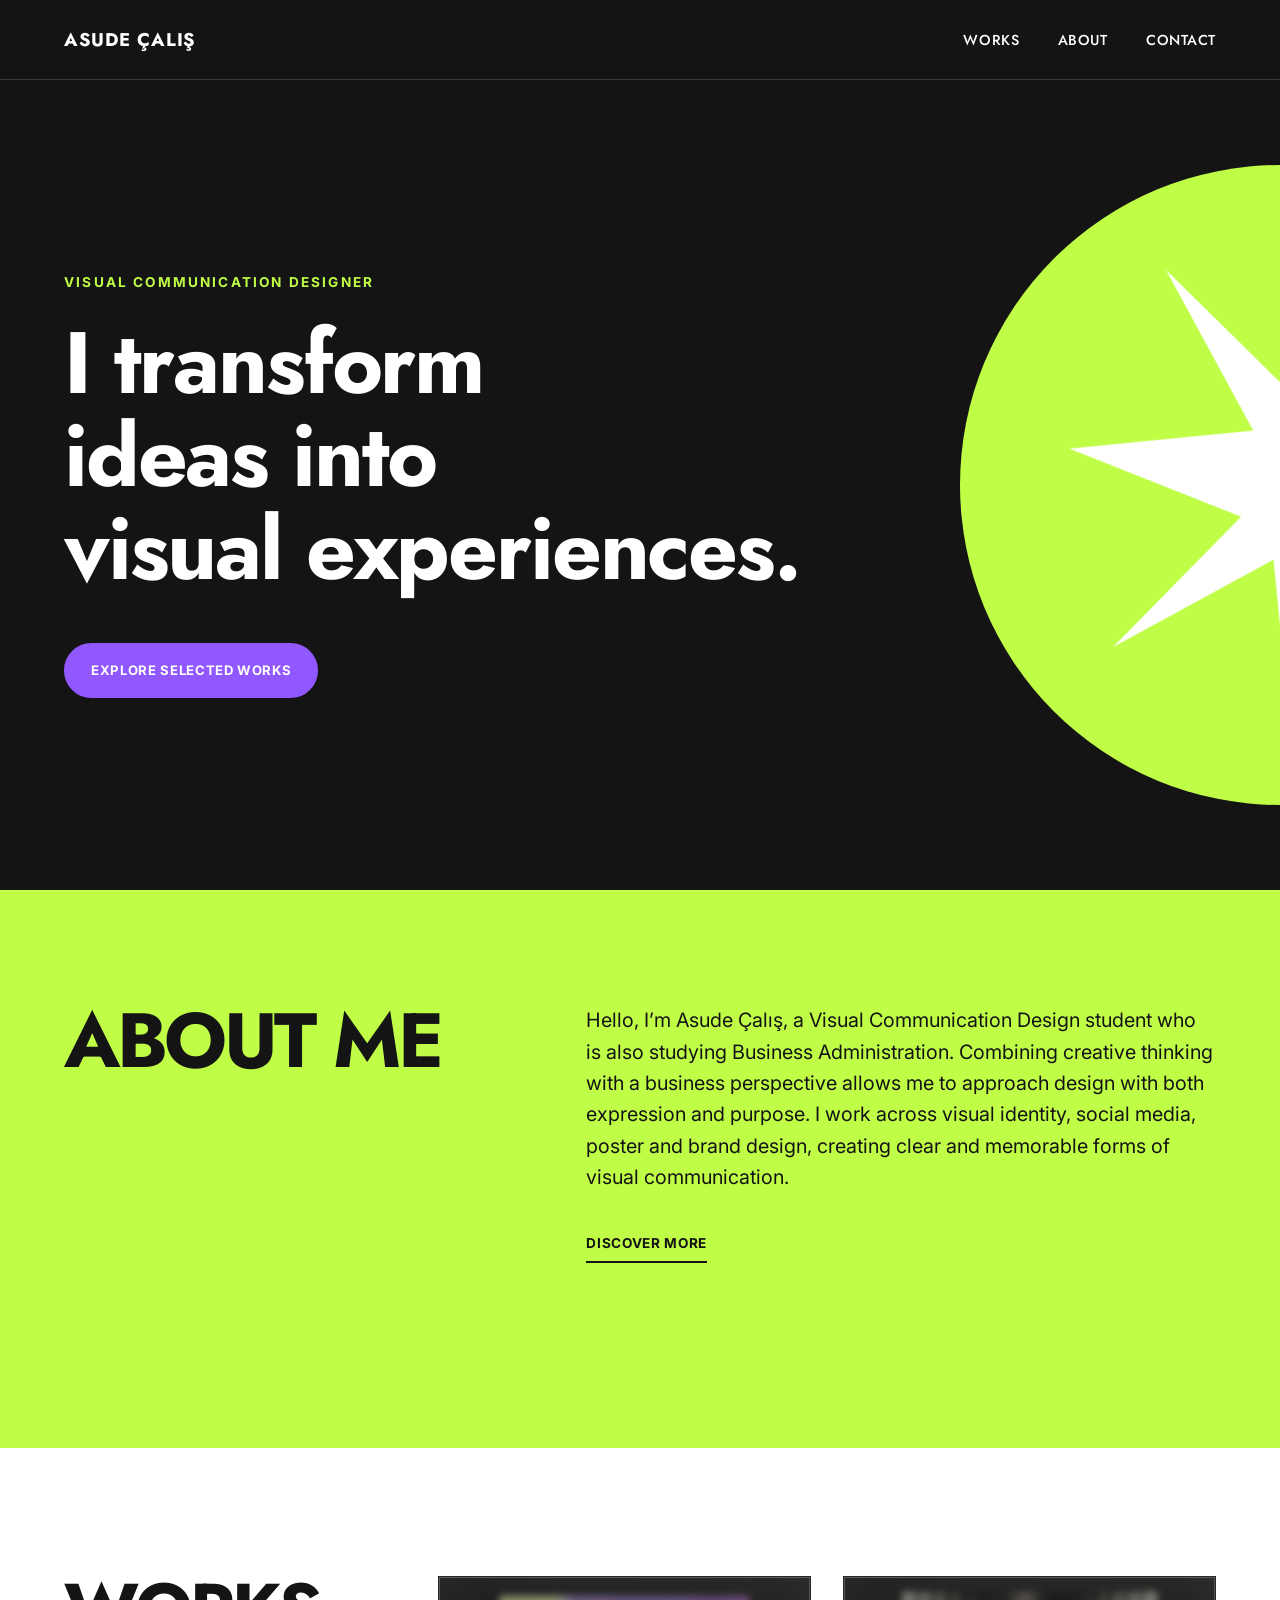
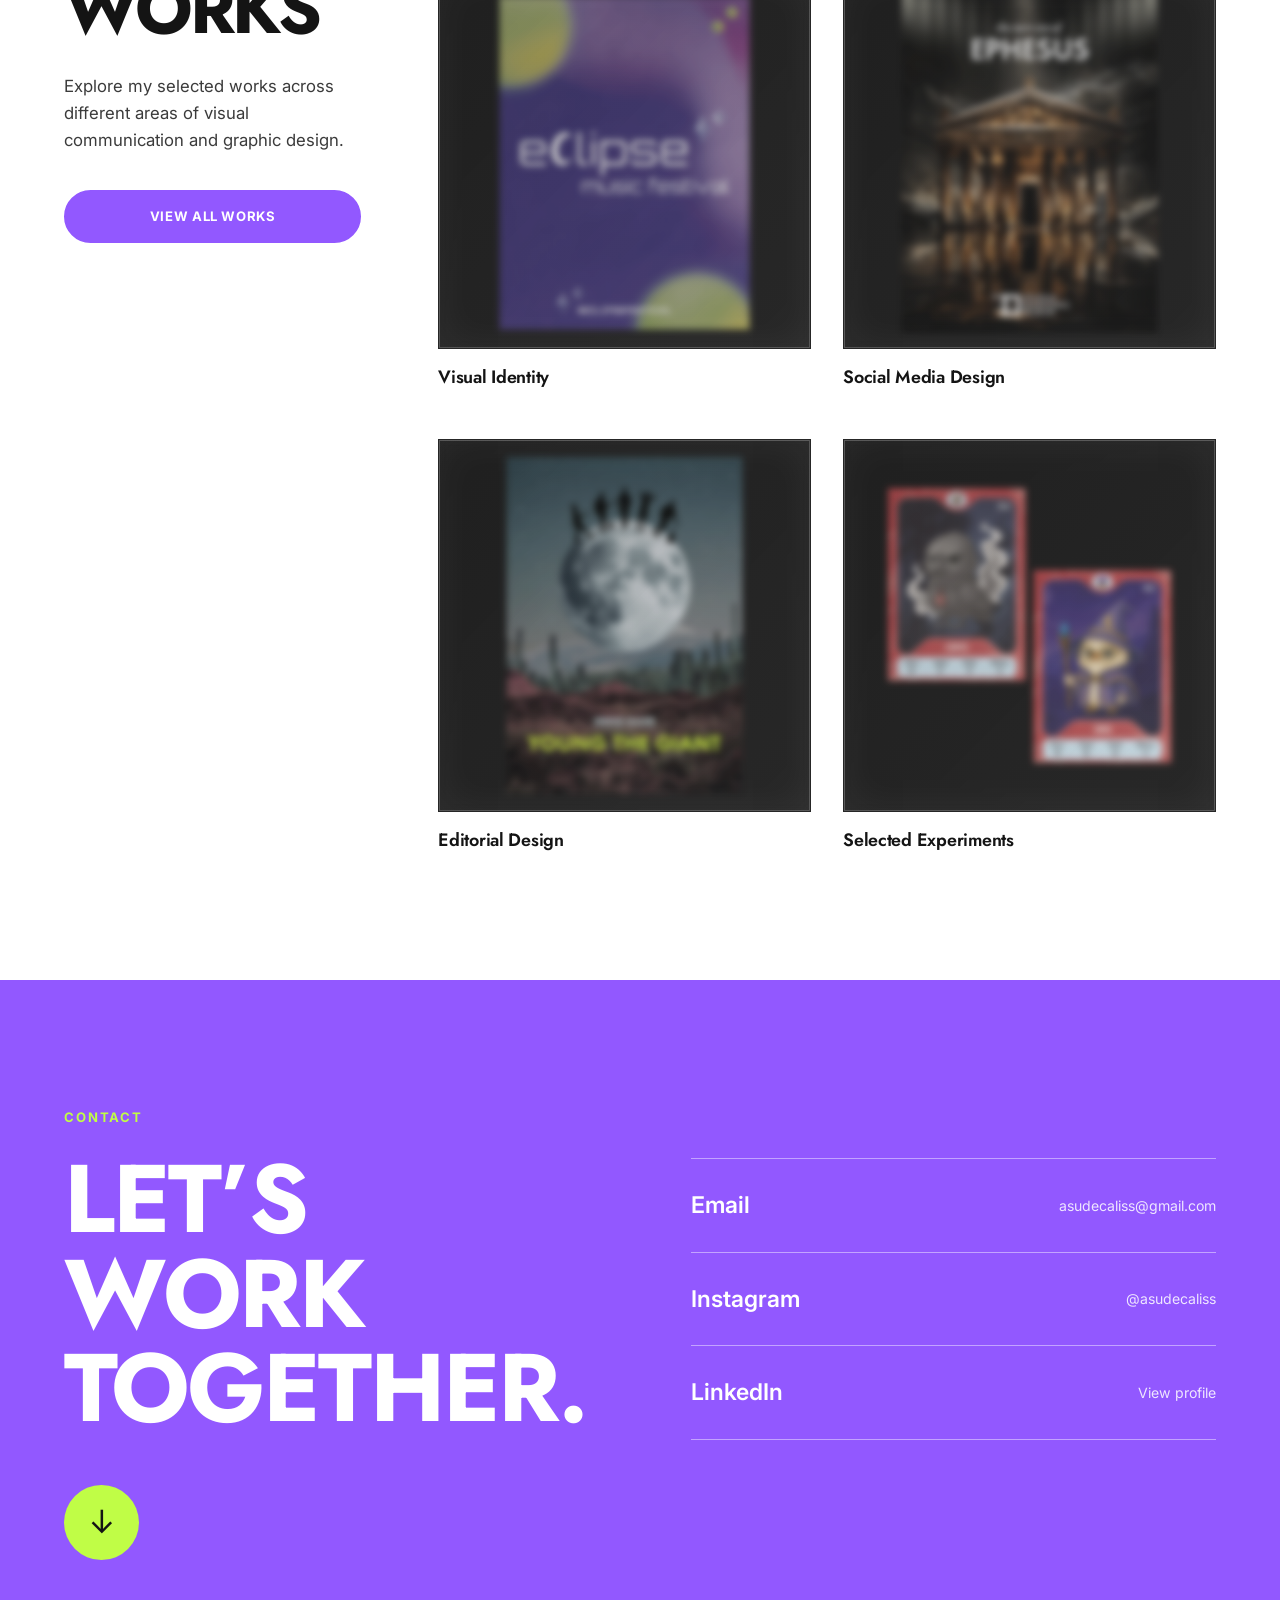
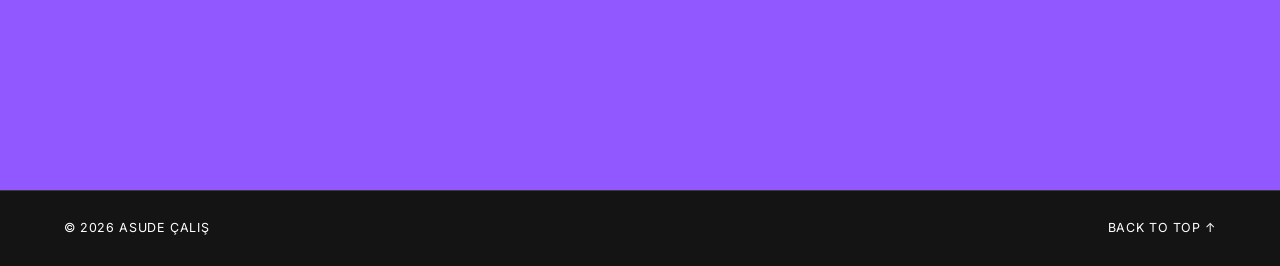
<file: index.html>
<!DOCTYPE html>
<html lang="en">

<head>
    <meta charset="UTF-8">
    <meta name="viewport" content="width=device-width, initial-scale=1.0">
    <meta
        name="description"
        content="The graphic design portfolio of Asude Çalış, featuring visual identity, social media, editorial and experimental design."
    >

    <title>Asude Çalış | Visual Communication Designer</title>

    <link rel="preconnect" href="https://fonts.googleapis.com">
    <link rel="preconnect" href="https://fonts.gstatic.com" crossorigin>
    <link
        href="https://fonts.googleapis.com/css2?family=Inter:wght@400;500;600;700&family=Jost:wght@400;500;600;700&display=swap"
        rel="stylesheet"
    >

    <link rel="stylesheet" href="style4.css">
</head>

<body>

    <!-- HEADER -->
    <header class="site-header">
        <a href="index.html" class="logo">Asude Çalış</a>

        <nav class="ana-menu" aria-label="Main navigation">
            <ul>
                <li><a href="works.html">Works</a></li>
                <li><a href="about.html">About</a></li>
                <li><a href="#contact">Contact</a></li>
            </ul>
        </nav>
    </header>

    <main>

        <!-- HERO -->
        <section class="giris" id="home">
            <div class="giris-icerik">
                <p class="giris-etiket">Visual Communication Designer</p>

                <h1>
                    I transform<br>
                    ideas into<br>
                    visual experiences.
                </h1>

                <a href="#works" class="giris-buton">
                    Explore selected works
                </a>
            </div>

            <div class="giris-yildiz" aria-hidden="true">
                <svg viewBox="0 0 100 100" xmlns="http://www.w3.org/2000/svg">
                    <path
                        d="
                            M50 2
                            L58 35
                            L85 15
                            L65 42
                            L98 50
                            L65 58
                            L85 85
                            L58 65
                            L50 98
                            L42 65
                            L15 85
                            L35 58
                            L2 50
                            L35 42
                            L15 15
                            L42 35
                            Z
                        "
                    ></path>
                </svg>
            </div>
        </section>

        <!-- ABOUT -->
        <section class="hakkimda-ozet" id="about">
            <div class="hakkimda-baslik">
                <h2>About Me</h2>
            </div>

            <div class="hakkimda-icerik">
                <p>
                    Hello, I’m Asude Çalış, a Visual Communication
                    Design student who is also studying Business
                    Administration. Combining creative thinking with
                    a business perspective allows me to approach design
                    with both expression and purpose. I work across
                    visual identity, social media, poster and brand
                    design, creating clear and memorable forms of
                    visual communication.
                </p>

                <a href="about.html" class="metin-link">
                    Discover more
                </a>
            </div>
        </section>

        <!-- WORKS -->
        <section class="isler" id="works">
            <div class="isler-tanitim">
                <h2>Works</h2>

                <p>
                    Explore my selected works across different
                    areas of visual communication and
                    graphic design.
                </p>

                <a href="works.html" class="ana-buton">
                    View all works
                </a>
            </div>

            <div class="proje-listesi">

                <!-- Visual Identity -->
                <article class="proje-karti">
                    <a
                        href="visual-identity.html"
                        class="proje-link"
                        aria-label="Explore visual identity projects"
                    >
                        <div class="proje-gorsel">
                            <img
                                src="images/visual-identity.jpg"
                                alt="Preview of visual identity design work"
                                loading="lazy"
                            >
                        </div>

                        <h3>Visual Identity</h3>
                    </a>
                </article>

                <!-- Social Media Design -->
                <article class="proje-karti">
                    <a
                        href="social-media.html"
                        class="proje-link"
                        aria-label="Explore social media design projects"
                    >
                        <div class="proje-gorsel">
                            <img
                                src="images/social-media.jpg"
                                alt="Preview of social media design work"
                                loading="lazy"
                            >
                        </div>

                        <h3>Social Media Design</h3>
                    </a>
                </article>

                <!-- Editorial Design -->
                <article class="proje-karti">
                    <a
                        href="editorial-design.html"
                        class="proje-link"
                        aria-label="Explore editorial design projects"
                    >
                        <div class="proje-gorsel">
                            <img
                                src="images/editorial-design.jpg"
                                alt="Preview of editorial design work"
                                loading="lazy"
                            >
                        </div>

                        <h3>Editorial Design</h3>
                    </a>
                </article>

                <!-- Selected Experiments -->
                <article class="proje-karti">
                    <a
                        href="selected-experiments.html"
                        class="proje-link"
                        aria-label="Explore selected experiments"
                    >
                        <div class="proje-gorsel">
                            <img
                                src="images/selected-design.jpg"
                                alt="Preview of selected experimental design work"
                                loading="lazy"
                            >
                        </div>

                        <h3>Selected Experiments</h3>
                    </a>
                </article>

            </div>
        </section>

        <!-- CONTACT -->
        <section class="iletisim" id="contact">
            <div class="iletisim-baslik">
                <p class="iletisim-etiket">Contact</p>

                <h2>
                    Let’s work<br>
                    together.
                </h2>

                <span class="iletisim-ok" aria-hidden="true">↓</span>
            </div>

            <div class="iletisim-bilgileri">
                <a href="mailto:asudecaliss@gmail.com">
                    <span>Email</span>
                    <span>asudecaliss@gmail.com</span>
                </a>

                <a
                    href="https://instagram.com/asudecaliss"
                    target="_blank"
                    rel="noopener noreferrer"
                >
                    <span>Instagram</span>
                    <span>@asudecaliss</span>
                </a>

                <a
                    href="https://www.linkedin.com/in/asude-çalış-64718a326"
                    target="_blank"
                    rel="noopener noreferrer"
                >
                    <span>LinkedIn</span>
                    <span>View profile</span>
                </a>
            </div>
        </section>

    </main>

    <footer class="site-footer">
        <p>© 2026 Asude Çalış</p>
        <a href="#home">Back to top ↑</a>
    </footer>

</body>
</html>
</file>
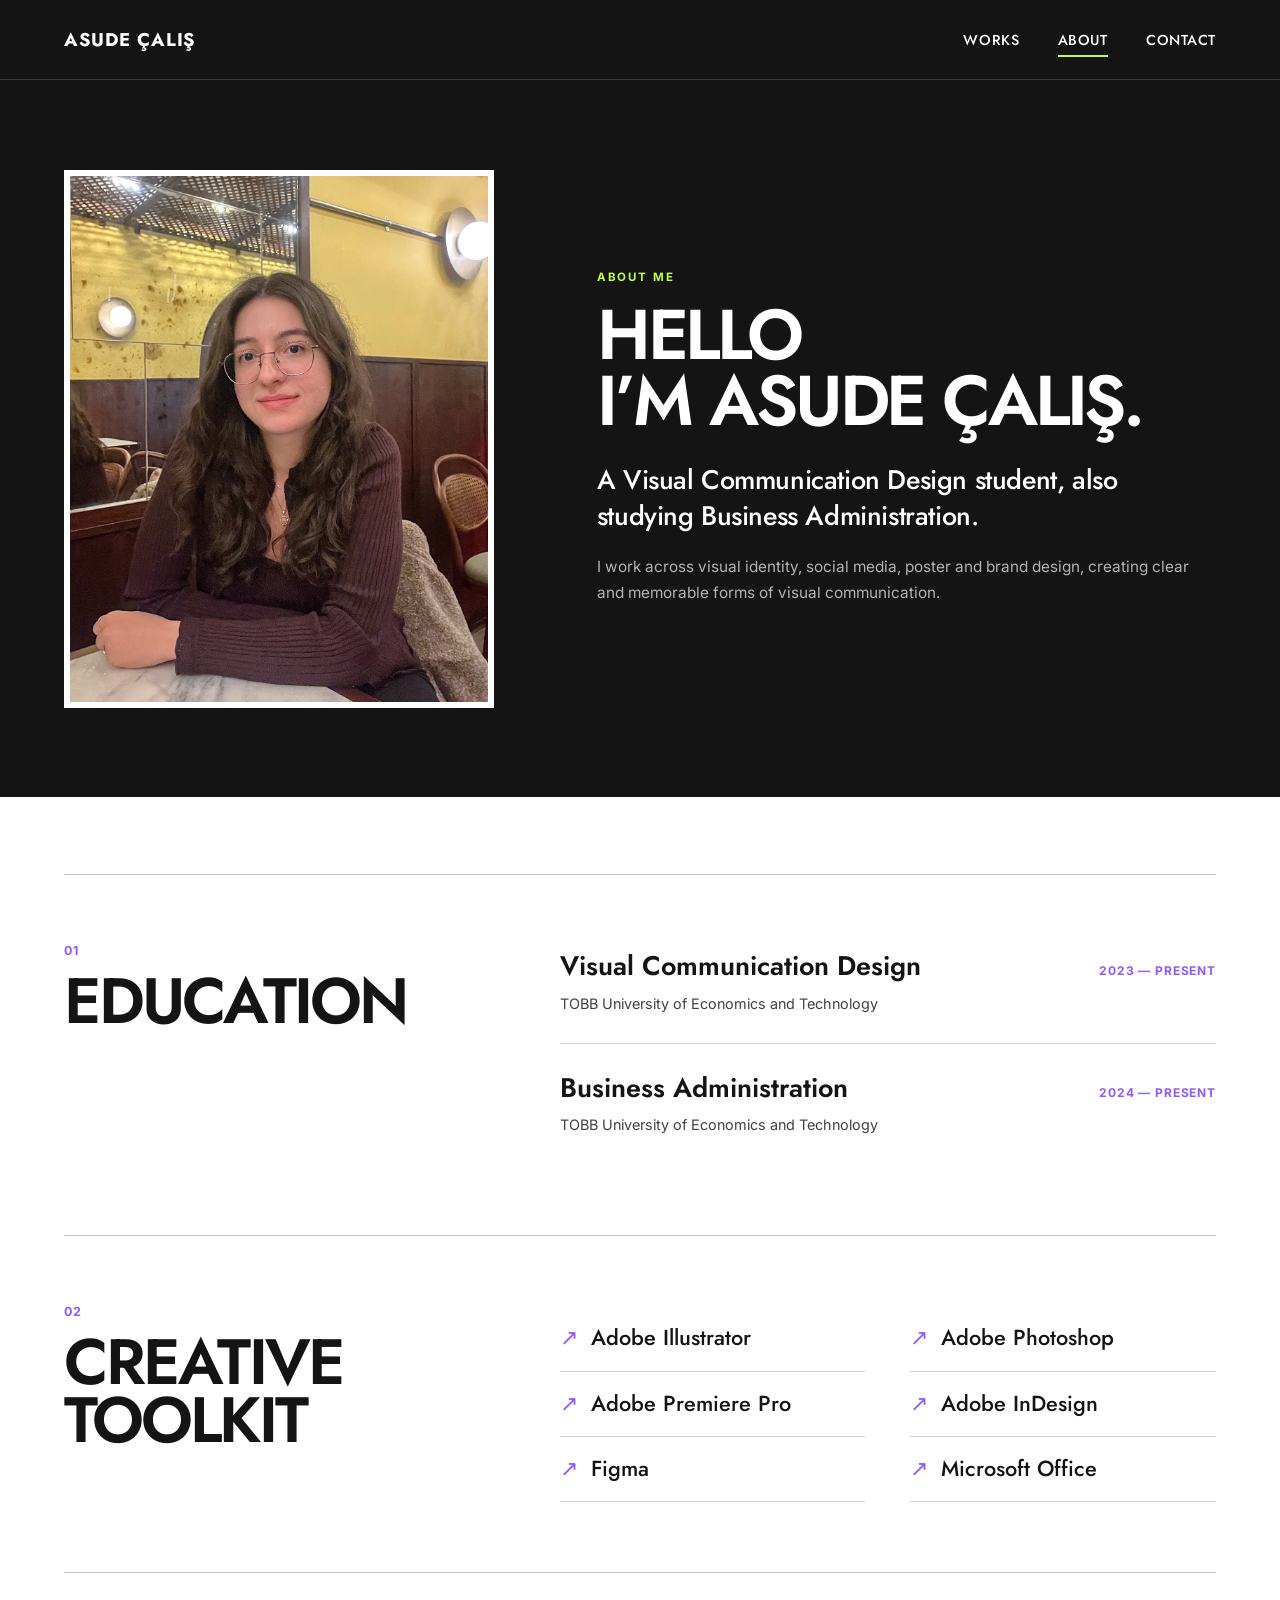
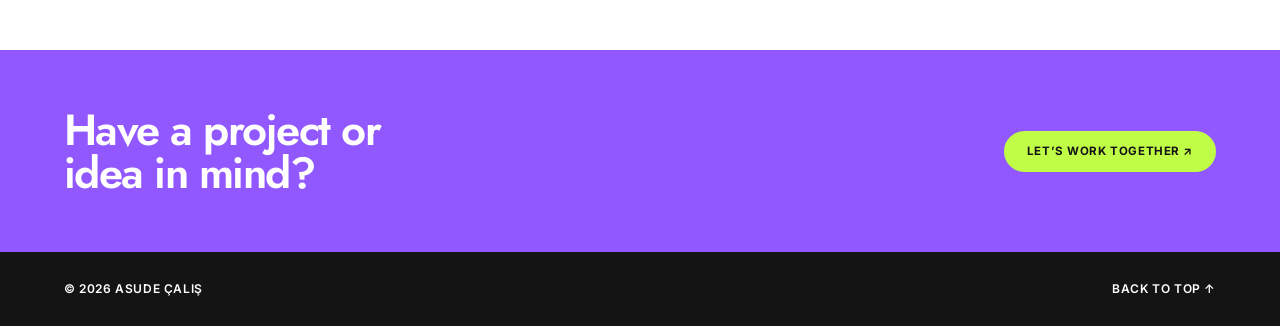
<file: about.html>
<!DOCTYPE html>
<html lang="en">

<head>
    <meta charset="UTF-8">

    <meta
        name="viewport"
        content="width=device-width, initial-scale=1.0"
    >

    <meta
        name="description"
        content="About Asude Çalış, a Visual Communication Design and Business Administration student."
    >

    <title>About | Asude Çalış</title>

    <!-- Google Fonts -->
    <link rel="preconnect" href="https://fonts.googleapis.com">
    <link rel="preconnect" href="https://fonts.gstatic.com" crossorigin>

    <link
        href="https://fonts.googleapis.com/css2?family=Inter:wght@400;500;600;700&family=Jost:wght@500;600;700&display=swap"
        rel="stylesheet"
    >

    <!-- Ana sayfanın ortak header tasarımı -->
    <link rel="stylesheet" href="style4.css">

    <!-- About sayfasına özel tasarım -->
    <link rel="stylesheet" href="about.css">
</head>

<body id="top">

    <!-- HEADER -->
    <header class="site-header">

        <a href="index.html" class="logo">
            Asude Çalış
        </a>

        <nav class="ana-menu" aria-label="Main navigation">

            <ul>
                <li>
                    <a href="index.html#works">Works</a>
                </li>

                <li>
                    <a href="about.html" class="active">About</a>
                </li>

                <li>
                    <a href="index.html#contact">Contact</a>
                </li>
            </ul>

        </nav>

    </header>

    <main class="about-page">

        <!-- ABOUT INTRODUCTION -->
        <section class="about-introduction">

            <!-- PORTRAIT -->
            <div class="portrait-container">

                <img
                    src="images/asude-portrait.jpg"
                    alt="Portrait of Asude Çalış"
                >

            </div>

            <!-- INTRODUCTION TEXT -->
            <div class="introduction-content">

                <p class="about-label">
                    About me
                </p>

                <h1>
                    <span class="dynamic-title">Hello</span>
                    <span class="dynamic-title">I’m Asude Çalış.</span>
                </h1>

                <p class="introduction-lead">
                    A Visual Communication Design student,
                    also studying Business Administration.
                </p>

                <p class="introduction-description">
                    I work across visual identity, social media,
                    poster and brand design, creating clear and
                    memorable forms of visual communication.
                </p>

            </div>

        </section>

        <!-- EDUCATION AND TOOLKIT -->
        <section class="about-information">

            <!-- EDUCATION -->
            <article class="information-block">

                <div class="information-heading">

                    <span class="information-number">
                        01
                    </span>

                    <h2>
                        Education
                    </h2>

                </div>

                <div class="information-content">

                    <div class="education-item">

                        <div class="education-title">

                            <h3>
                                Visual Communication Design
                            </h3>

                            <span class="education-date">
                                2023 — Present
                            </span>

                        </div>

                        <p>
                            TOBB University of Economics and Technology
                        </p>

                    </div>

                    <div class="education-item">

                        <div class="education-title">

                            <h3>
                                Business Administration
                            </h3>

                            <span class="education-date">
                                2024 — Present
                            </span>

                        </div>

                        <p>
                            TOBB University of Economics and Technology
                        </p>

                    </div>

                </div>

            </article>

            <!-- CREATIVE TOOLKIT -->
            <article class="information-block toolkit-block">

                <div class="information-heading">

                    <span class="information-number">
                        02
                    </span>

                    <h2>
                        Creative<br>
                        Toolkit
                    </h2>

                </div>

                <ul class="tool-list">
                    <li>Adobe Illustrator</li>
                    <li>Adobe Photoshop</li>
                    <li>Adobe Premiere Pro</li>
                    <li>Adobe InDesign</li>
                    <li>Figma</li>
                    <li>Microsoft Office</li>
                </ul>

            </article>

        </section>

        <!-- SMALL CONTACT -->
        <section class="small-contact">

            <p>
                Have a project or<br>
                idea in mind?
            </p>

            <a href="index.html#contact">
                Let’s work together ↗
            </a>

        </section>

    </main>

    <!-- FOOTER -->
    <footer class="about-footer">

        <p>
            © 2026 Asude Çalış
        </p>

        <a href="#top">
            Back to top ↑
        </a>

    </footer>

</body>

</html>
</file>
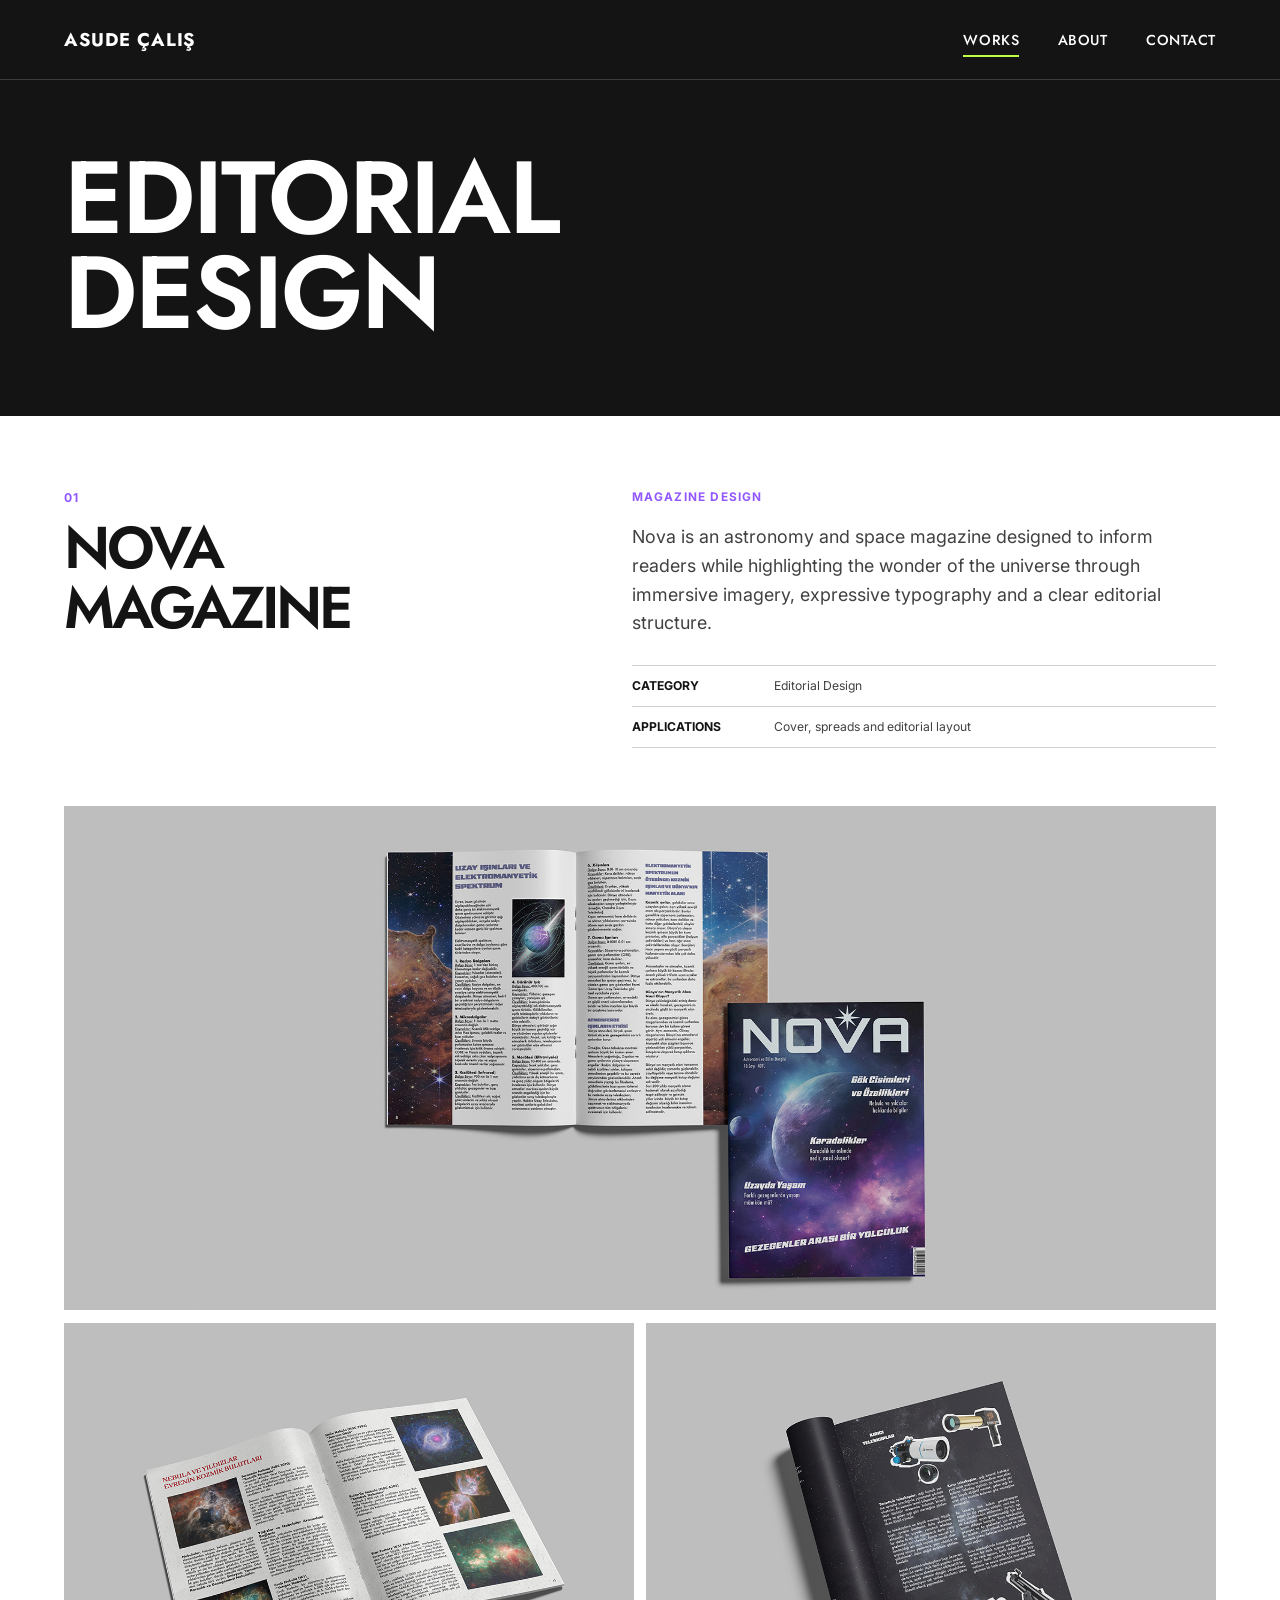
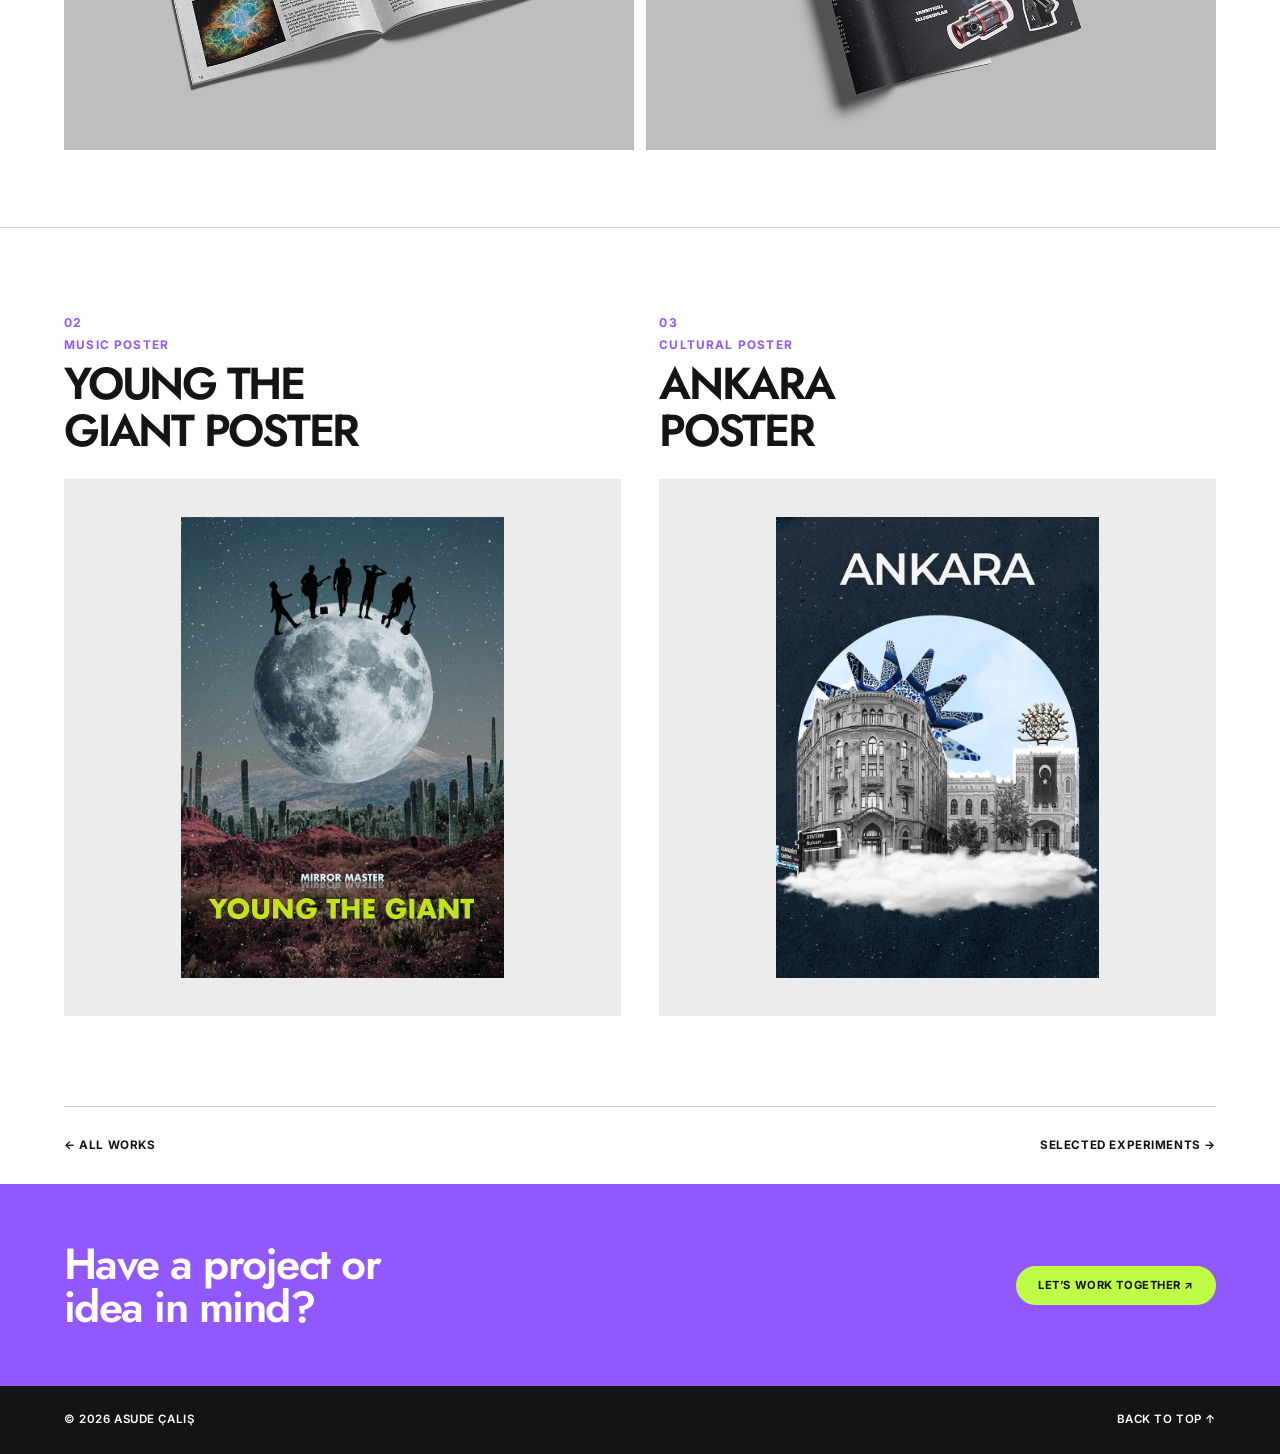
<file: editorial-design.html>
<!DOCTYPE html>
<html lang="en">

<head>
    <meta charset="UTF-8">
    <meta name="viewport" content="width=device-width, initial-scale=1.0">
    <meta name="description" content="Editorial design projects by Asude Çalış.">

    <title>Editorial Design | Asude Çalış</title>

    <link rel="preconnect" href="https://fonts.googleapis.com">
    <link rel="preconnect" href="https://fonts.gstatic.com" crossorigin>
    <link
        href="https://fonts.googleapis.com/css2?family=Inter:wght@400;500;600;700&family=Jost:wght@500;600;700&display=swap"
        rel="stylesheet"
    >

    <link rel="stylesheet" href="style4.css">
    <link rel="stylesheet" href="editorial-design.css">
</head>

<body id="top">

    <header class="site-header">
        <a href="index.html" class="logo">Asude Çalış</a>

        <nav class="ana-menu" aria-label="Main navigation">
            <ul>
                <li><a href="works.html" class="active">Works</a></li>
                <li><a href="about.html">About</a></li>
                <li><a href="index.html#contact">Contact</a></li>
            </ul>
        </nav>
    </header>

    <main class="identity-page editorial-page">

        <section class="identity-introduction editorial-introduction">
            <h1>
                <span>Editorial</span>
                <span>Design</span>
            </h1>
        </section>

        <!-- NOVA MAGAZINE -->
        <article class="identity-project editorial-project">
            <header class="project-header">
                <div class="project-title">
                    <span class="project-number">01</span>
                    <h2>Nova<br>Magazine</h2>
                </div>

                <div class="project-information">
                    <p class="project-type">Magazine Design</p>

                    <p class="project-description">
                        Nova is an astronomy and space magazine designed to
                        inform readers while highlighting the wonder of the universe
                        through immersive imagery, expressive typography
                        and a clear editorial structure.
                    </p>

                    <dl class="project-details">
                        <div>
                            <dt>Category</dt>
                            <dd>Editorial Design</dd>
                        </div>

                        <div>
                            <dt>Applications</dt>
                            <dd>Cover, spreads and editorial layout</dd>
                        </div>
                    </dl>
                </div>
            </header>

            <div class="project-gallery">
                <figure class="gallery-item gallery-full">
                    <img
                        src="images/nova-cover.jpg"
                        alt="Nova Magazine cover and editorial identity"
                        loading="lazy"
                    >
                </figure>

                <figure class="gallery-item gallery-half">
                    <img
                        src="images/nova-spread-01.jpg"
                        alt="Nova Magazine editorial spread"
                        loading="lazy"
                    >
                </figure>

                <figure class="gallery-item gallery-half">
                    <img
                        src="images/nova-spread-02.jpg"
                        alt="Nova Magazine typography and layout"
                        loading="lazy"
                    >
                </figure>
            </div>
        </article>

        <!-- COMPACT POSTER PROJECTS -->
        <section class="compact-poster-grid" aria-label="Poster projects">

            <article class="poster-card">
                <div class="poster-card-heading">
                    <span class="project-number">02</span>
                    <p class="project-type">Music Poster</p>
                    <h2>Young the<br>Giant Poster</h2>
                </div>

                <div class="poster-showcase">
                    <img
                        src="images/young-the-giant-poster.jpg"
                        alt="Young the Giant music poster"
                        loading="lazy"
                    >
                </div>
            </article>

            <article class="poster-card">
                <div class="poster-card-heading">
                    <span class="project-number">03</span>
                    <p class="project-type">Cultural Poster</p>
                    <h2>Ankara<br>Poster</h2>
                </div>

                <div class="poster-showcase poster-showcase-alt">
                    <img
                        src="images/ankara-poster.jpg"
                        alt="Ankara cultural poster"
                        loading="lazy"
                    >
                </div>
            </article>

        </section>

        <nav class="category-navigation" aria-label="Work categories">
            <a href="works.html">← All works</a>
            <a href="selected-experiments.html">Selected Experiments →</a>
        </nav>

        <section class="identity-contact">
            <p>Have a project or<br>idea in mind?</p>
            <a href="index.html#contact">Let’s work together ↗</a>
        </section>

    </main>

    <footer class="identity-footer">
        <p>© 2026 Asude Çalış</p>
        <a href="#top">Back to top ↑</a>
    </footer>

</body>
</html>
</file>
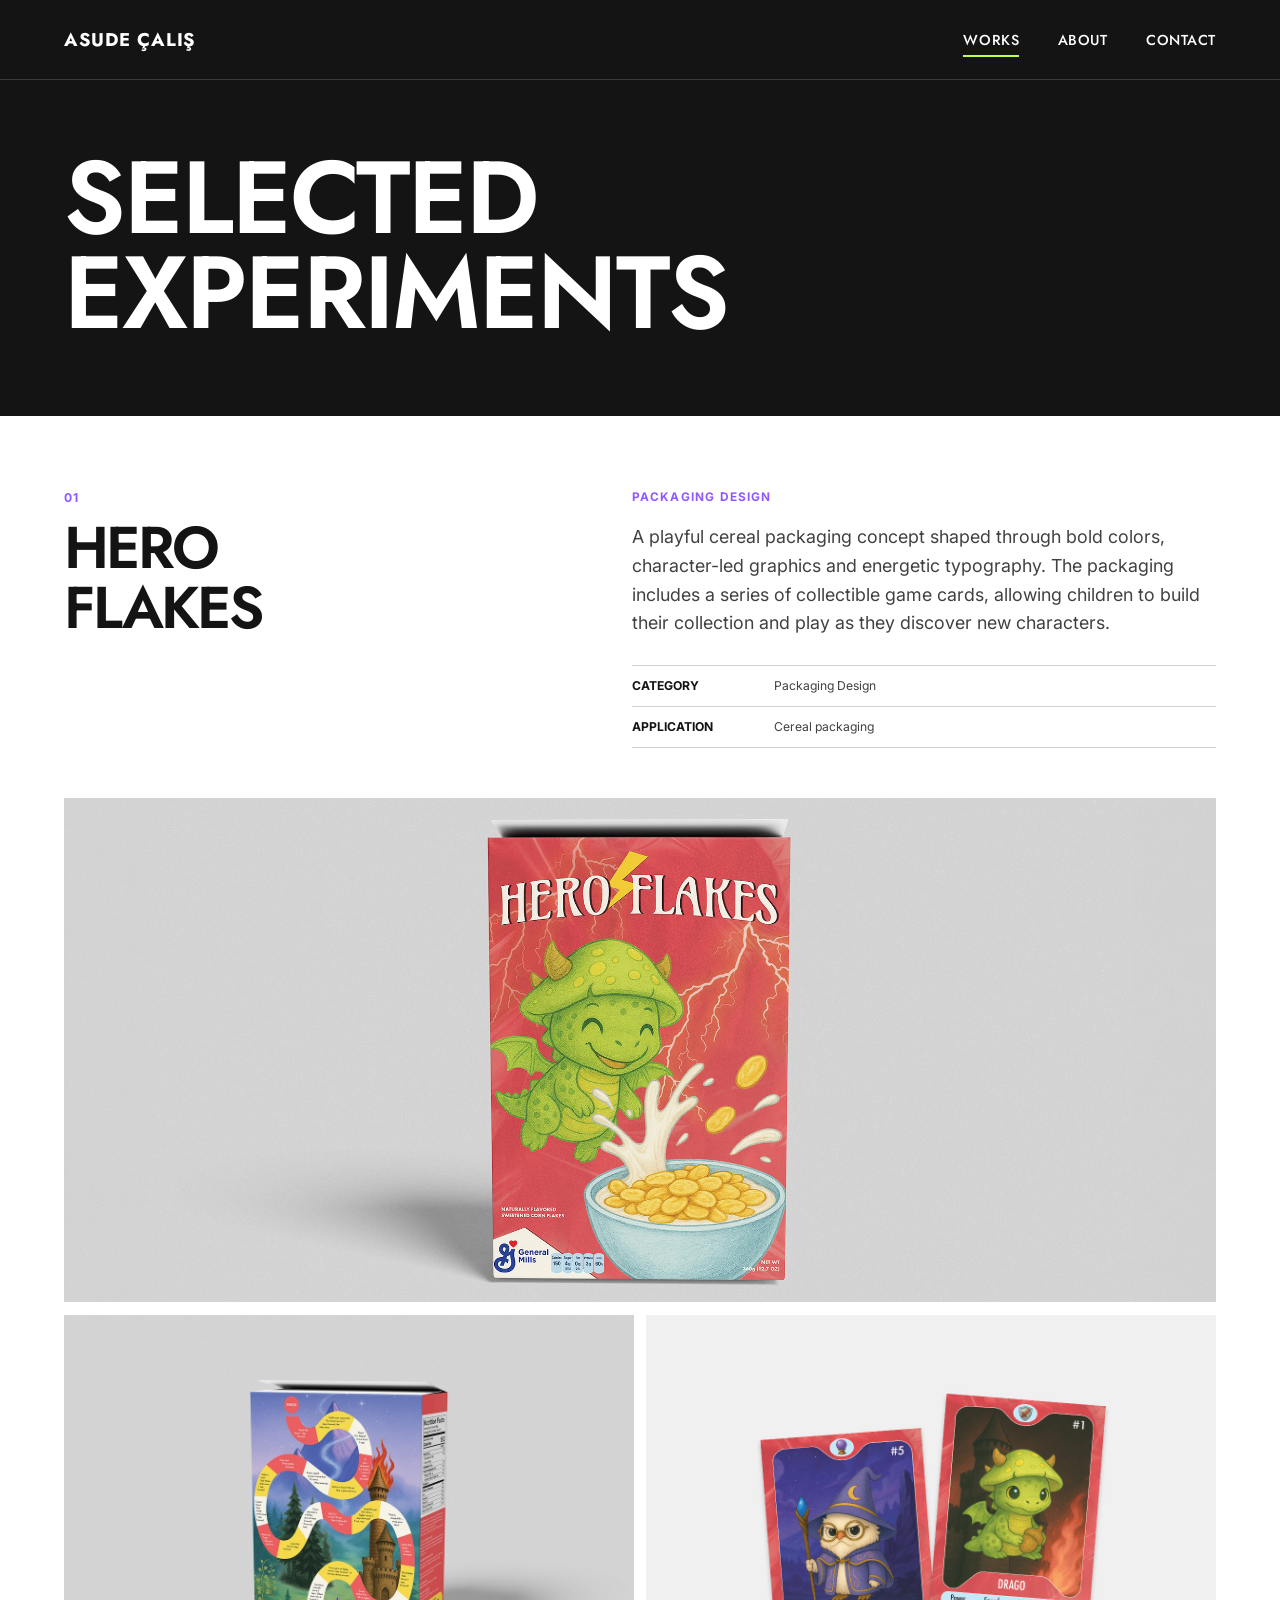
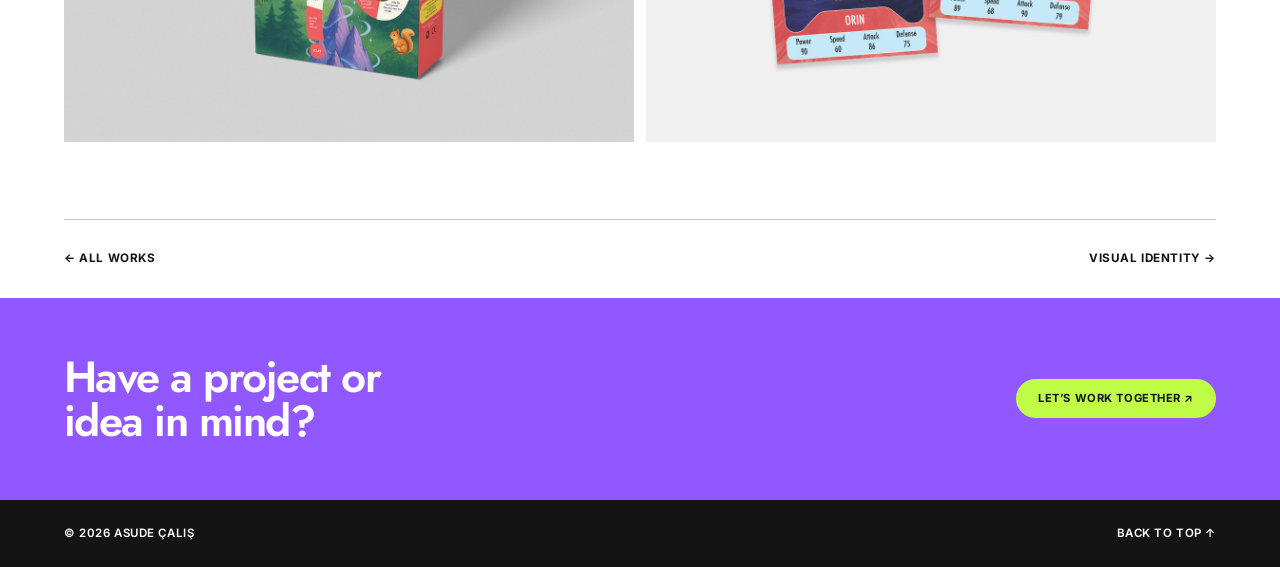
<file: selected-experiments.html>
<!DOCTYPE html>
<html lang="en">

<head>
    <meta charset="UTF-8">
    <meta name="viewport" content="width=device-width, initial-scale=1.0">
    <meta name="description" content="Selected experimental design projects by Asude Çalış.">

    <title>Selected Experiments | Asude Çalış</title>

    <link rel="preconnect" href="https://fonts.googleapis.com">
    <link rel="preconnect" href="https://fonts.gstatic.com" crossorigin>
    <link
        href="https://fonts.googleapis.com/css2?family=Inter:wght@400;500;600;700&family=Jost:wght@500;600;700&display=swap"
        rel="stylesheet"
    >

    <link rel="stylesheet" href="style4.css">
    <link rel="stylesheet" href="selected-experiments.css">
</head>

<body id="top">

    <header class="site-header">
        <a href="index.html" class="logo">Asude Çalış</a>

        <nav class="ana-menu" aria-label="Main navigation">
            <ul>
                <li><a href="works.html" class="active">Works</a></li>
                <li><a href="about.html">About</a></li>
                <li><a href="index.html#contact">Contact</a></li>
            </ul>
        </nav>
    </header>

    <main class="identity-page experiment-page">

        <section class="identity-introduction experiment-introduction">
            <h1>
                <span>Selected</span>
                <span>Experiments</span>
            </h1>
        </section>

        <article class="identity-project experiment-project">

            <header class="project-header">
                <div class="project-title">
                    <span class="project-number">01</span>
                    <h2>Hero<br>Flakes</h2>
                </div>

                <div class="project-information">
                    <p class="project-type">Packaging Design</p>

                    <p class="project-description">
                        A playful cereal packaging concept shaped through bold colors, character-led graphics and energetic typography.
                        The packaging includes a series of collectible game cards, allowing children to build their collection and play as they discover new characters.
                    </p>

                    <dl class="project-details">
                        <div>
                            <dt>Category</dt>
                            <dd>Packaging Design</dd>
                        </div>

                        <div>
                            <dt>Application</dt>
                            <dd>Cereal packaging</dd>
                        </div>
                    </dl>
                </div>
            </header>

            <div class="experiment-gallery">
                <figure class="experiment-image experiment-image-main">
                    <img
                        src="images/hero-flakes-cover.jpg"
                        alt="Hero Flakes cereal packaging design"
                        loading="lazy"
                    >
                </figure>

                <figure class="experiment-image">
                    <img
                        src="images/hero-flakes-detail-01.jpg"
                        alt="Hero Flakes packaging detail"
                        loading="lazy"
                    >
                </figure>

                <figure class="experiment-image">
                    <img
                        src="images/hero-flakes-detail-02.jpg"
                        alt="Hero Flakes packaging mockup"
                        loading="lazy"
                    >
                </figure>
            </div>

        </article>

        <nav class="category-navigation" aria-label="Work categories">
            <a href="works.html">← All Works</a>
            <a href="visual-identity.html">Visual Identity →</a>
        </nav>

        <section class="identity-contact">
            <p>Have a project or<br>idea in mind?</p>
            <a href="index.html#contact">Let’s work together ↗</a>
        </section>

    </main>

    <footer class="identity-footer">
        <p>© 2026 Asude Çalış</p>
        <a href="#top">Back to top ↑</a>
    </footer>

</body>
</html>
</file>
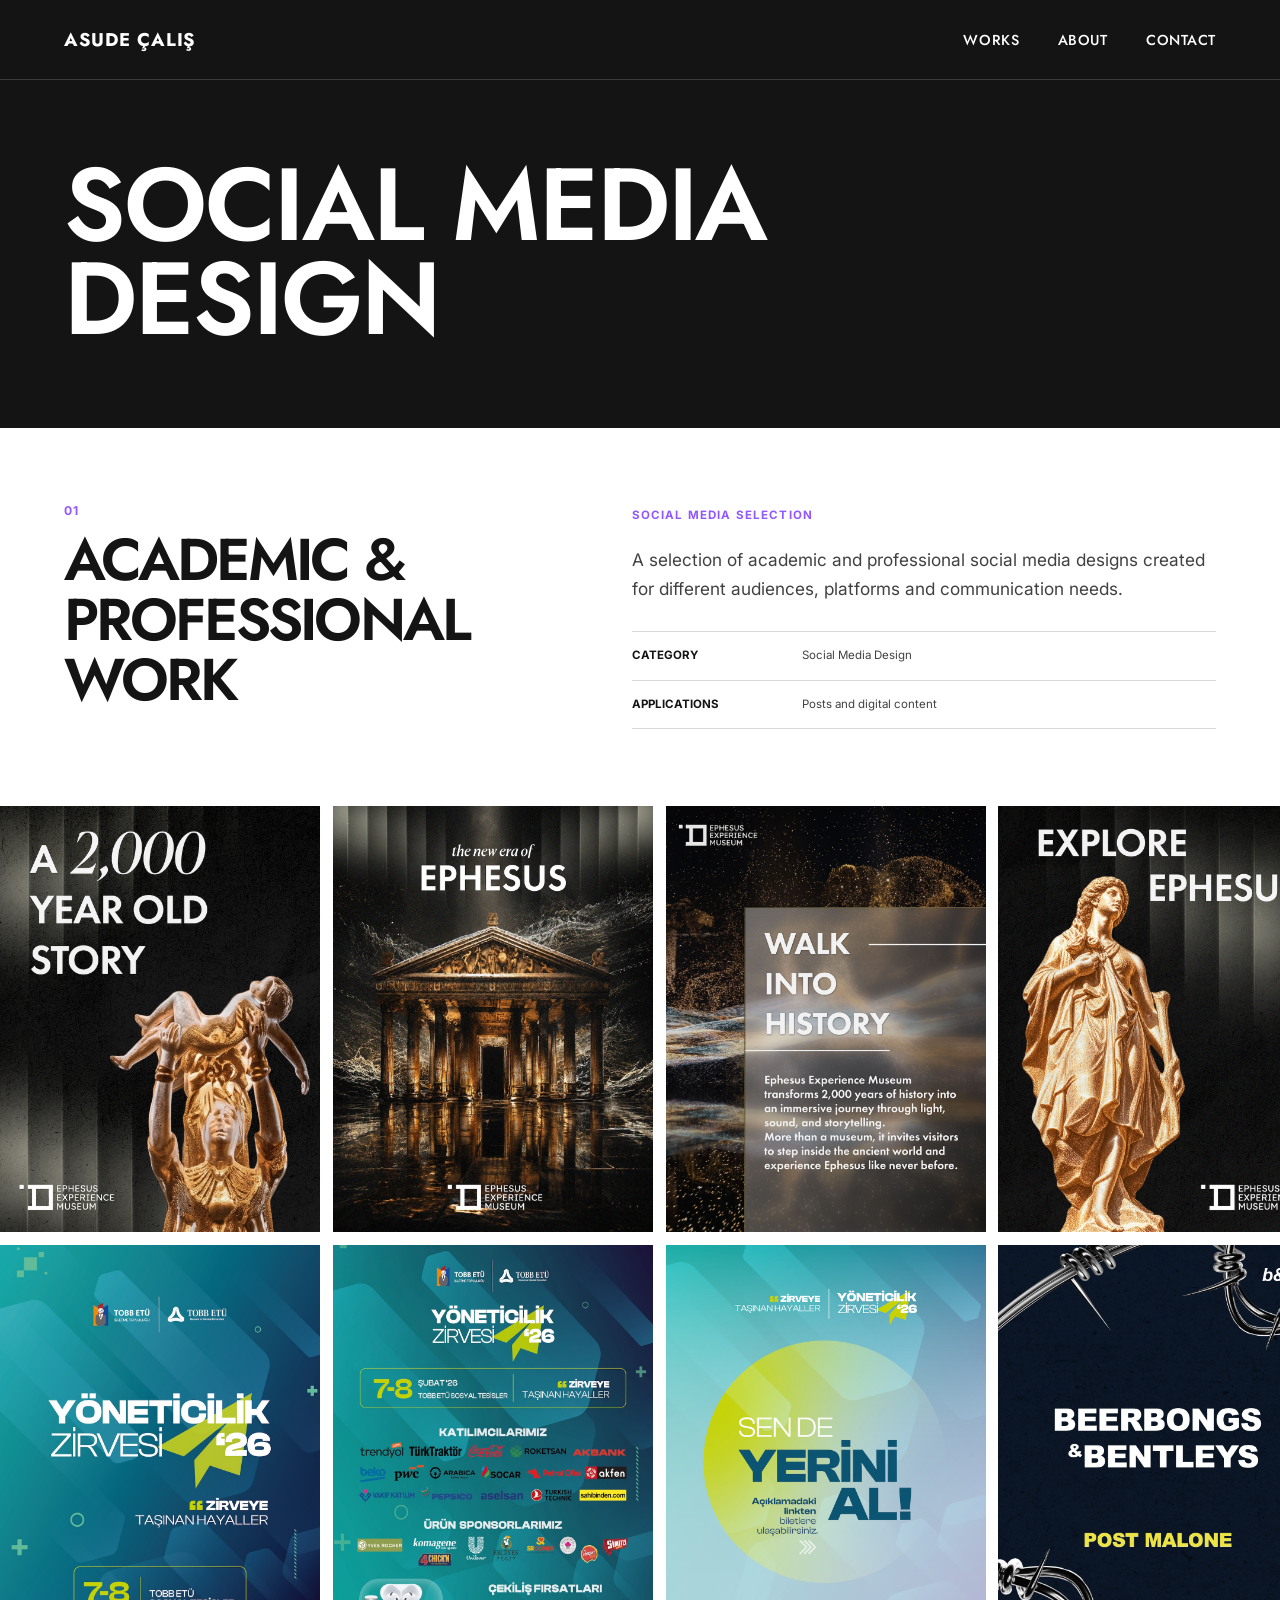
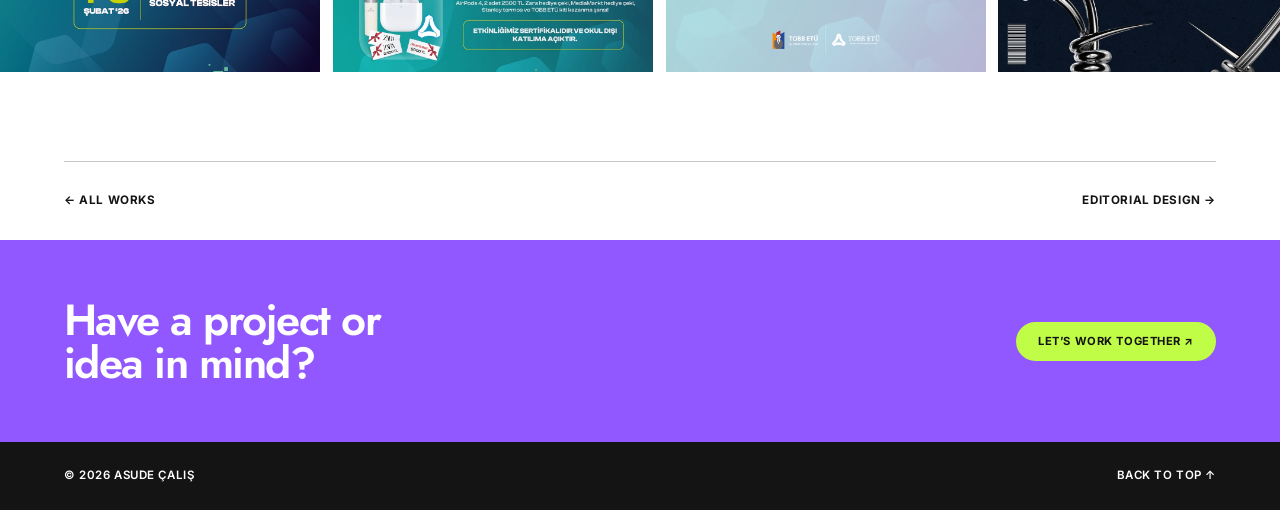
<file: social-media.html>
<!DOCTYPE html>
<html lang="en">

<head>
    <meta charset="UTF-8">

    <meta
        name="viewport"
        content="width=device-width, initial-scale=1.0"
    >

    <meta
        name="description"
        content="Academic and professional social media design work by Asude Çalış."
    >

    <title>Social Media Design | Asude Çalış</title>

    <!-- Google Fonts -->
    <link rel="preconnect" href="https://fonts.googleapis.com">

    <link
        rel="preconnect"
        href="https://fonts.gstatic.com"
        crossorigin
    >

    <link
        href="https://fonts.googleapis.com/css2?family=Inter:wght@400;500;600;700&family=Jost:wght@400;500;600;700&display=swap"
        rel="stylesheet"
    >

    <!-- Ortak site ve header tasarımı -->
    <link rel="stylesheet" href="style4.css">

    <!-- Social Media sayfasına özel tasarım -->
    <link rel="stylesheet" href="social-media.css">
</head>

<body class="social-page" id="top">

    <!-- HEADER -->
    <header class="site-header">

        <a href="index.html" class="logo">
            ASUDE ÇALIŞ
        </a>

        <nav class="ana-menu" aria-label="Main navigation">
            <ul>
                <li>
                    <a href="works.html">Works</a>
                </li>

                <li>
                    <a href="about.html">About</a>
                </li>

                <li>
                    <a href="index.html#contact">Contact</a>
                </li>
            </ul>
        </nav>

    </header>


    <main>

        <!-- SAYFA GİRİŞİ -->
        <section class="social-introduction">

            <h1>
                <span>Social Media</span>
                <span>Design</span>
            </h1>

        </section>


        <!-- ACADEMIC & PROFESSIONAL WORK -->
        <section class="work-collection">

            <header class="collection-header">

                <div class="collection-title">

                    <span class="collection-number">
                        01
                    </span>

                    <h2>
                        Academic &amp;<br>
                        Professional<br>
                        Work
                    </h2>

                </div>


                <div class="collection-information">

                    <p class="collection-type">
                        Social Media Selection
                    </p>

                    <p class="collection-description">
                        A selection of academic and professional social
                        media designs created for different audiences,
                        platforms and communication needs.
                    </p>

                    <dl class="collection-details">

                        <div>
                            <dt>Category</dt>
                            <dd>Social Media Design</dd>
                        </div>

                        <div>
                            <dt>Applications</dt>
                            <dd>Posts and digital content</dd>
                        </div>

                    </dl>

                </div>

            </header>


            <!-- BİRİNCİ KAYAN SIRA: ACADEMIC -->
            <div
                class="marquee-window"
                aria-label="Selected academic social media work"
            >

                <div class="marquee-track">

                    <!-- Gerçek görseller -->
                    <div class="marquee-group">

                        <figure class="social-card">
                            <img
                                src="images/academic-social-01.jpg"
                                alt="Academic social media design 01"
                            >
                        </figure>

                        <figure class="social-card">
                            <img
                                src="images/academic-social-02.jpg"
                                alt="Academic social media design 02"
                            >
                        </figure>

                        <figure class="social-card">
                            <img
                                src="images/academic-social-03.jpg"
                                alt="Academic social media design 03"
                            >
                        </figure>

                        <figure class="social-card">
                            <img
                                src="images/academic-social-04.jpg"
                                alt="Academic social media design 04"
                            >
                        </figure>

                    </div>


                    <!-- Sonsuz döngü için kopya -->
                    <div
                        class="marquee-group"
                        aria-hidden="true"
                    >

                        <figure class="social-card">
                            <img
                                src="images/academic-social-01.jpg"
                                alt=""
                            >
                        </figure>

                        <figure class="social-card">
                            <img
                                src="images/academic-social-02.jpg"
                                alt=""
                            >
                        </figure>

                        <figure class="social-card">
                            <img
                                src="images/academic-social-03.jpg"
                                alt=""
                            >
                        </figure>

                        <figure class="social-card">
                            <img
                                src="images/academic-social-04.jpg"
                                alt=""
                            >
                        </figure>

                    </div>

                </div>

            </div>


            <!-- İKİNCİ KAYAN SIRA: PROFESSIONAL -->
            <div
                class="marquee-window second-marquee"
                aria-label="Selected professional social media work"
            >

                <div class="marquee-track">

                    <!-- Gerçek görseller -->
                    <div class="marquee-group">

                        <figure class="social-card">
                            <img
                                src="images/professional-social-01.jpg"
                                alt="Professional social media design 01"
                            >
                        </figure>

                        <figure class="social-card">
                            <img
                                src="images/professional-social-02.jpg"
                                alt="Professional social media design 02"
                            >
                        </figure>

                        <figure class="social-card">
                            <img
                                src="images/professional-social-03.jpg"
                                alt="Professional social media design 03"
                            >
                        </figure>

                        <figure class="social-card">
                            <img
                                src="images/professional-social-04.jpg"
                                alt="Professional social media design 04"
                            >
                        </figure>

                    </div>


                    <!-- Sonsuz döngü için kopya -->
                    <div
                        class="marquee-group"
                        aria-hidden="true"
                    >

                        <figure class="social-card">
                            <img
                                src="images/professional-social-01.jpg"
                                alt=""
                            >
                        </figure>

                        <figure class="social-card">
                            <img
                                src="images/professional-social-02.jpg"
                                alt=""
                            >
                        </figure>

                        <figure class="social-card">
                            <img
                                src="images/professional-social-03.jpg"
                                alt=""
                            >
                        </figure>

                        <figure class="social-card">
                            <img
                                src="images/professional-social-04.jpg"
                                alt=""
                            >
                        </figure>

                    </div>

                </div>

            </div>

        </section>


        <!-- WORKS GEÇİŞLERİ -->
        <nav class="works-navigation" aria-label="Works navigation">

            <a href="works.html">
                ← All Works
            </a>

            <a href="editorial-design.html">
                Editorial Design →
            </a>

        </nav>


        <!-- KÜÇÜK CONTACT -->
        <section class="compact-contact">

            <h2>
                Have a project or<br>
                idea in mind?
            </h2>

            <a href="mailto:asudecaliss@gmail.com">
                Let’s Work Together ↗
            </a>

        </section>

    </main>


    <!-- FOOTER -->
    <footer class="social-footer">

        <p>
            © 2026 Asude Çalış
        </p>

        <a href="#top">
            Back to top ↑
        </a>

    </footer>

</body>

</html>
</file>
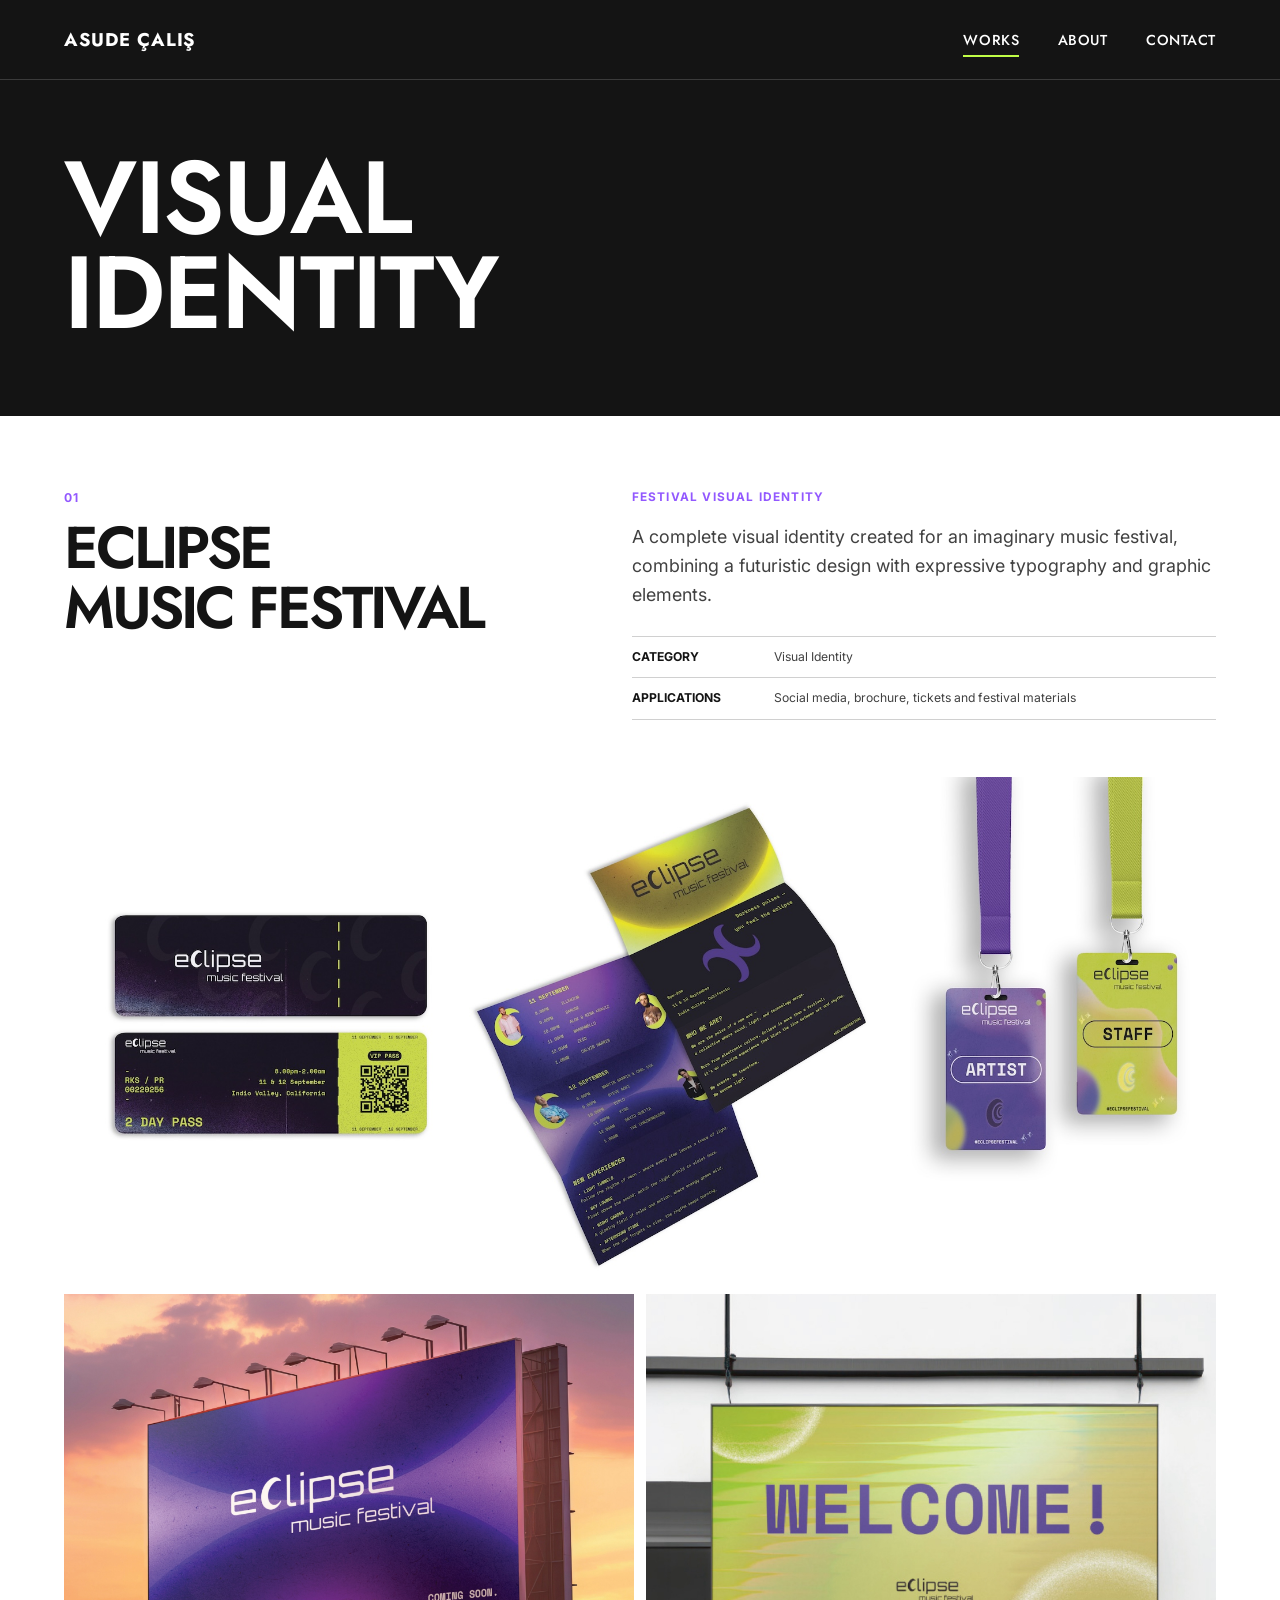
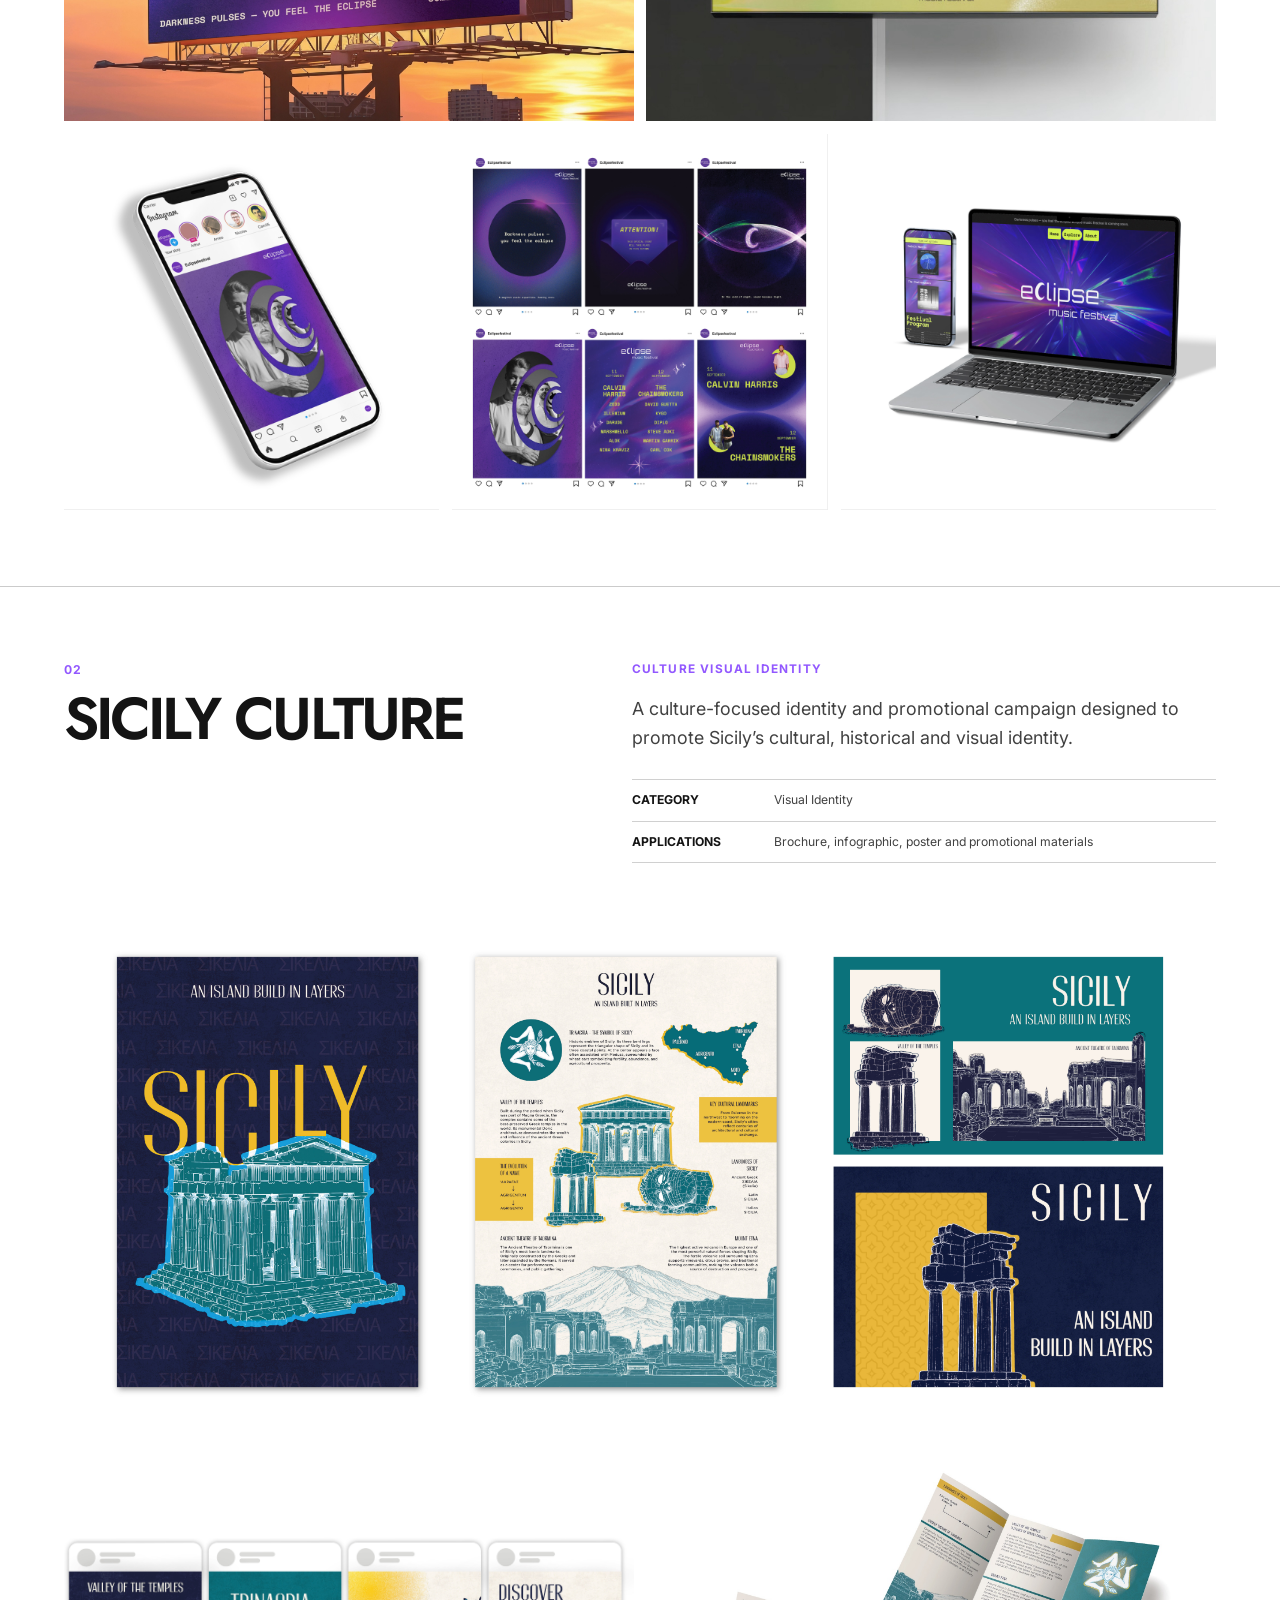
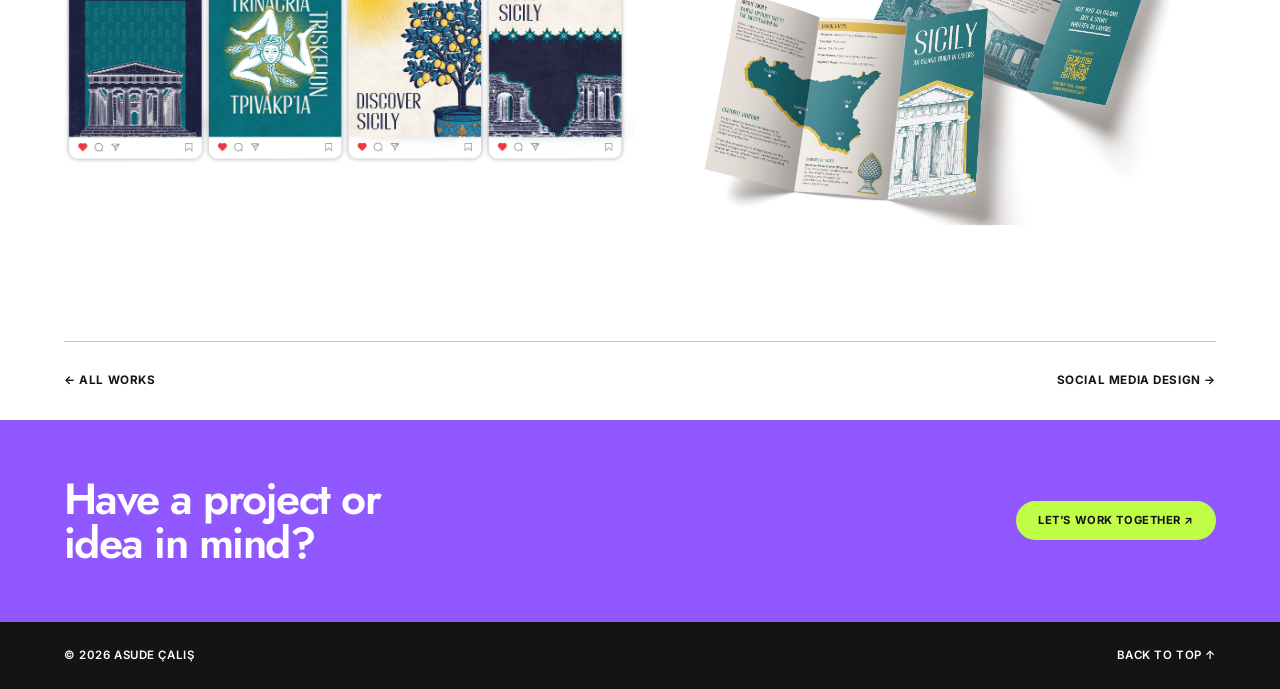
<file: visual-identity.html>
<!DOCTYPE html>
<html lang="en">

<head>
    <meta charset="UTF-8">

    <meta
        name="viewport"
        content="width=device-width, initial-scale=1.0"
    >

    <meta
        name="description"
        content="Visual identity projects by Asude Çalış."
    >

    <title>Visual Identity | Asude Çalış</title>

    <!-- Google Fonts -->
    <link rel="preconnect" href="https://fonts.googleapis.com">
    <link rel="preconnect" href="https://fonts.gstatic.com" crossorigin>

    <link
        href="https://fonts.googleapis.com/css2?family=Inter:wght@400;500;600;700&family=Jost:wght@500;600;700&display=swap"
        rel="stylesheet"
    >

    <!-- Ortak header -->
    <link rel="stylesheet" href="style4.css">

    <!-- Sayfaya özel CSS -->
    <link rel="stylesheet" href="visual-identity.css">
</head>

<body id="top">

    <!-- HEADER -->
    <header class="site-header">

        <a href="index.html" class="logo">
            Asude Çalış
        </a>

        <nav class="ana-menu" aria-label="Main navigation">

            <ul>
                <li>
                    <a href="works.html" class="active">Works</a>
                </li>

                <li>
                    <a href="about.html">About</a>
                </li>

                <li>
                    <a href="index.html#contact">Contact</a>
                </li>
            </ul>

        </nav>

    </header>

    <main class="identity-page">

        <!-- PAGE INTRODUCTION -->
        <section class="identity-introduction">

            <h1>
                <span>Visual</span>
                <span>Identity</span>
            </h1>

        </section>


        <!-- ========================================
             ECLIPSE MUSIC FESTIVAL
        ========================================= -->

        <article class="identity-project">

            <!-- PROJECT INFORMATION -->
            <header class="project-header">

                <div class="project-title">

                    <span class="project-number">
                        01
                    </span>

                    <h2>
                        Eclipse<br>
                        Music Festival
                    </h2>

                </div>

                <div class="project-information">

                    <p class="project-type">
                        Festival Visual Identity
                    </p>

                    <p class="project-description">
                        A complete visual identity created for an
                        imaginary music festival, combining a futuristic
                        design with expressive typography and graphic elements.
                    </p>

                    <dl class="project-details">

                        <div>
                            <dt>Category</dt>
                            <dd>Visual Identity</dd>
                        </div>

                        <div>
                            <dt>Applications</dt>
                            <dd>
                                Social media, brochure, tickets and
                                festival materials
                            </dd>
                        </div>

                    </dl>

                </div>

            </header>


            <!-- ECLIPSE GALLERY -->
            <div class="project-gallery">

                <figure class="gallery-item gallery-full">

                    <img
                        src="images/eclipse-cover.jpg"
                        alt="Eclipse Music Festival visual identity"
                        loading="lazy"
                    >

                </figure>

                <figure class="gallery-item gallery-half">

                    <img
                        src="images/eclipse-brochure.jpg"
                        alt="Eclipse Music Festival poster"
                        loading="lazy"
                    >

                </figure>

                <figure class="gallery-item gallery-half">

                    <img
                        src="images/eclipse-social.jpg"
                        alt="Eclipse Music Festival social media design"
                        loading="lazy"
                    >

                </figure>

                <figure class="gallery-item gallery-third">

                    <img
                        src="images/eclipse-ticket.jpg"
                        alt="Eclipse Music Festival ticket design"
                        loading="lazy"
                    >

                </figure>

                <figure class="gallery-item gallery-third">

                    <img
                        src="images/eclipse-detail.jpg"
                        alt="Eclipse Music Festival graphic detail"
                        loading="lazy"
                    >

                </figure>

                <figure class="gallery-item gallery-third">

                    <img
                        src="images/eclipse-mockup.jpg"
                        alt="Eclipse Music Festival identity mockup"
                        loading="lazy"
                    >

                </figure>

            </div>

        </article>


        <!-- ========================================
             SICILY
        ========================================= -->

        <article class="identity-project sicily-project">

            <!-- PROJECT INFORMATION -->
            <header class="project-header">

                <div class="project-title">

                    <span class="project-number">
                        02
                    </span>

                    <h2>
                        Sicily Culture
                    </h2>

                </div>

                <div class="project-information">

                    <p class="project-type">
                        Culture Visual Identity
                    </p>

                    <p class="project-description">
                        A culture-focused identity and promotional
                        campaign designed to promote Sicily’s cultural,
                        historical and visual identity.
                    </p>

                    <dl class="project-details">

                        <div>
                            <dt>Category</dt>
                            <dd>Visual Identity</dd>
                        </div>

                        <div>
                            <dt>Applications</dt>
                            <dd>
                                Brochure, infographic, poster and
                                promotional materials
                            </dd>
                        </div>
                    </dl>

                </div>

            </header>


            <!-- SICILY GALLERY -->
            <div class="project-gallery">

                <figure class="gallery-item gallery-full">

                    <img
                        src="images/sicily-detail.jpg"
                        alt="Sicily visual identity detail"
                        loading="lazy"
                    >

                </figure>

                <figure class="gallery-item gallery-half">

                    <img
                        src="images/sicily-posts.jpg"
                        alt="Sicily social media posts"
                        loading="lazy"
                    >

                </figure>

                <figure class="gallery-item gallery-half">

                    <img
                        src="images/sicily-brochure.jpg"
                        alt="Sicily brochure design"
                        loading="lazy"
                    >

                </figure>

            </div>

        </article>


        <!-- CATEGORY NAVIGATION -->
        <nav class="category-navigation" aria-label="Work categories">

            <a href="works.html">
                ← All works
            </a>

            <a href="social-media.html">
                Social Media Design →
            </a>

        </nav>


        <!-- SMALL CONTACT -->
        <section class="identity-contact">

            <p>
                Have a project or<br>
                idea in mind?
            </p>

            <a href="index.html#contact">
                Let’s work together ↗
            </a>

        </section>

    </main>


    <!-- FOOTER -->
    <footer class="identity-footer">

        <p>
            © 2026 Asude Çalış
        </p>

        <a href="#top">
            Back to top ↑
        </a>

    </footer>

</body>

</html>
</file>
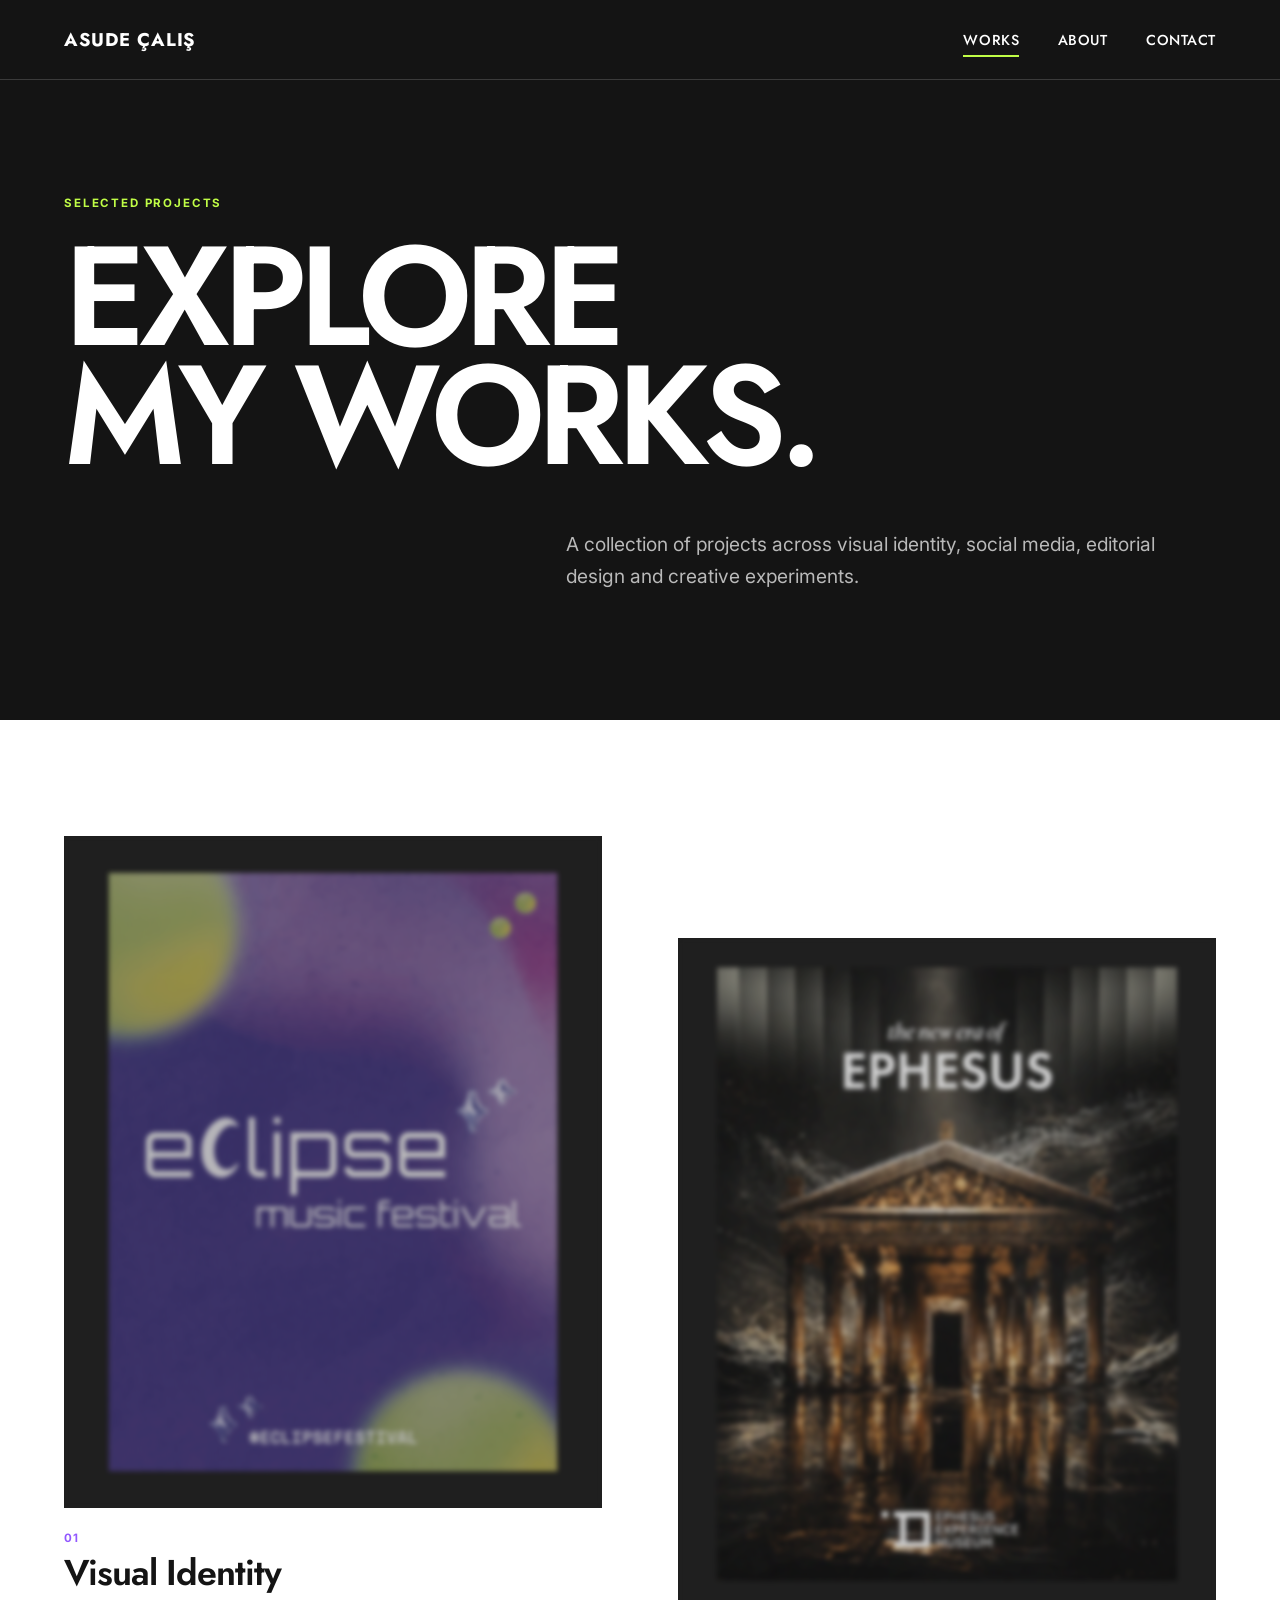
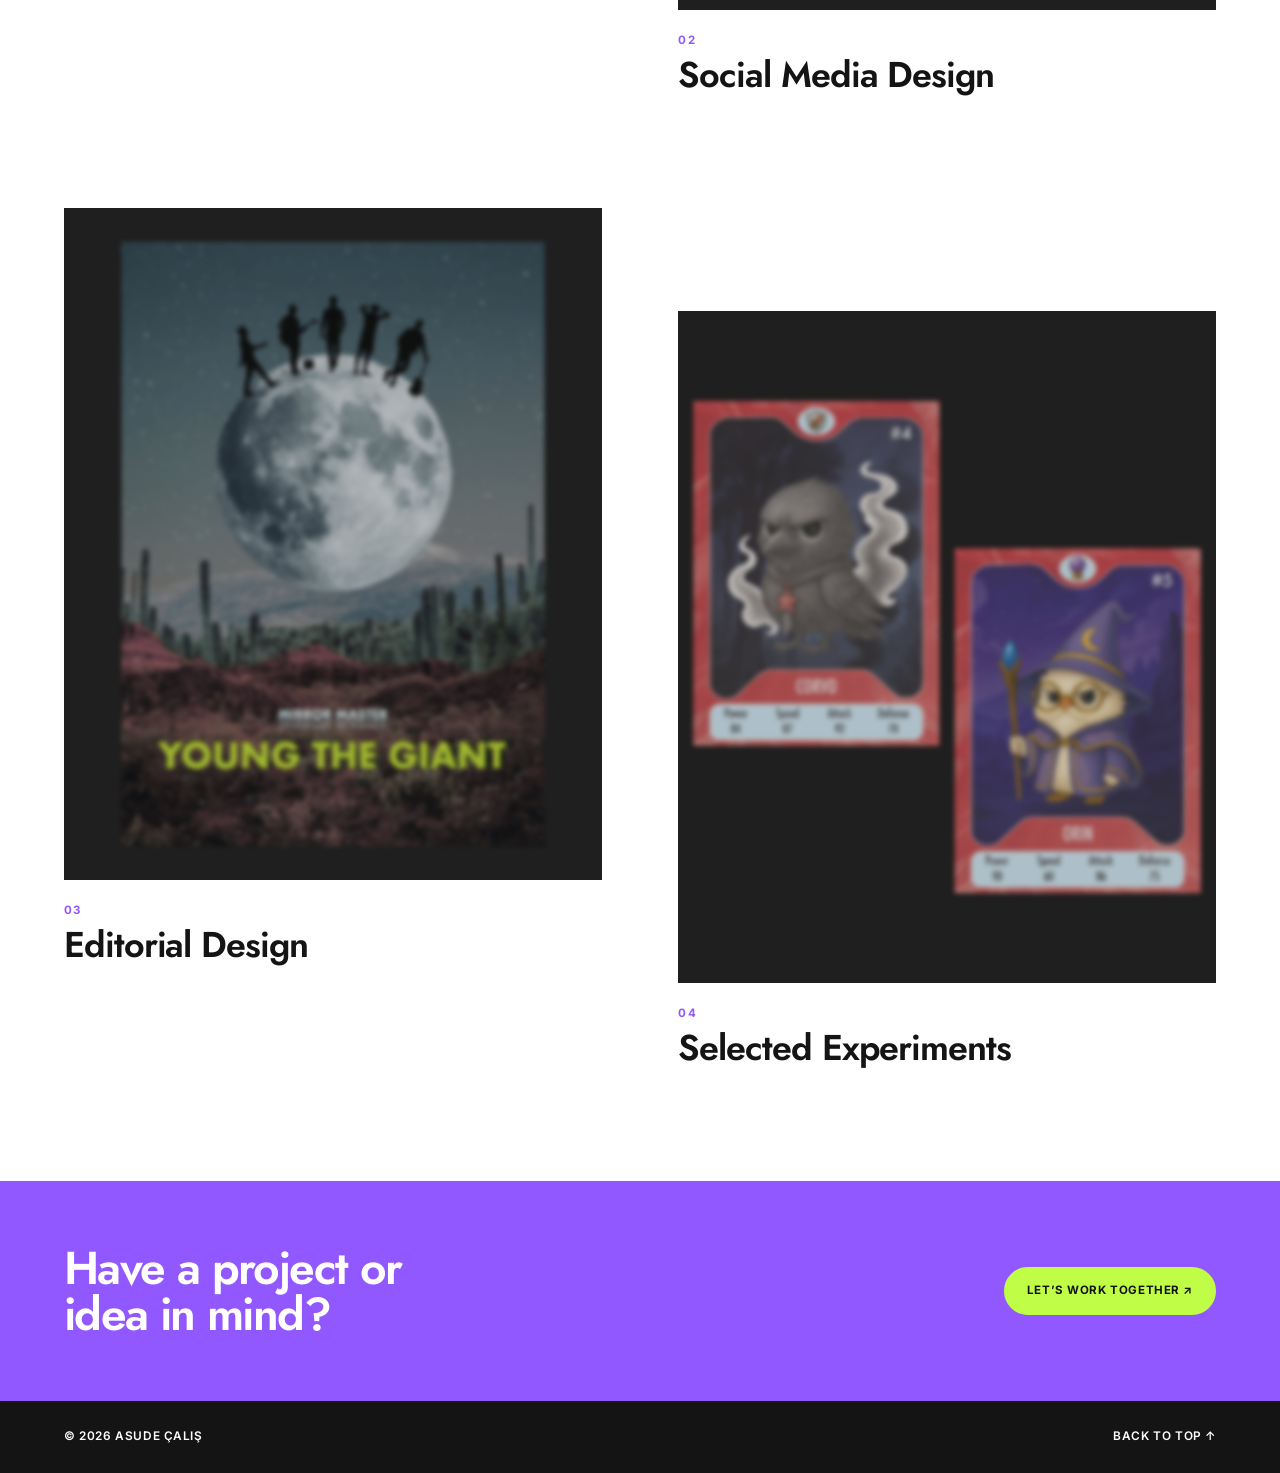
<file: works.html>
<!DOCTYPE html>
<html lang="en">

<head>
    <meta charset="UTF-8">

    <meta
        name="viewport"
        content="width=device-width, initial-scale=1.0"
    >

    <meta
        name="description"
        content="Selected works by visual communication designer Asude Çalış."
    >

    <title>Works | Asude Çalış</title>

    <!-- Google Fonts -->
    <link rel="preconnect" href="https://fonts.googleapis.com">
    <link rel="preconnect" href="https://fonts.gstatic.com" crossorigin>

    <link
        href="https://fonts.googleapis.com/css2?family=Inter:wght@400;500;600;700&family=Jost:wght@500;600;700&display=swap"
        rel="stylesheet"
    >

    <!-- Ortak header -->
    <link rel="stylesheet" href="style4.css">

    <!-- Works sayfasına özel CSS -->
    <link rel="stylesheet" href="works.css">
</head>

<body id="top">

    <!-- HEADER -->
    <header class="site-header">

        <a href="index.html" class="logo">
            Asude Çalış
        </a>

        <nav class="ana-menu" aria-label="Main navigation">

            <ul>
                <li>
                    <a href="works.html" class="active">Works</a>
                </li>

                <li>
                    <a href="about.html">About</a>
                </li>

                <li>
                    <a href="index.html#contact">Contact</a>
                </li>
            </ul>

        </nav>

    </header>

    <main class="works-page">

        <!-- PAGE INTRODUCTION -->
        <section class="works-introduction">

            <p class="works-label">
                Selected projects
            </p>

            <h1>
                <span>Explore</span>
                <span>my works.</span>
            </h1>

            <p class="works-description">
                A collection of projects across visual identity,
                social media, editorial design and creative experiments.
            </p>

        </section>


        <!-- CATEGORIES -->
        <section class="works-categories">

            <!-- VISUAL IDENTITY -->
            <article class="category-card">

                <a href="visual-identity.html">

                    <div class="category-image">

                        <img
                            src="images/visual-identity.jpg"
                            alt="Visual Identity projects"
                        >

                        <span class="category-overlay"></span>

                        <span class="category-button">
                            Explore category ↗
                        </span>

                    </div>

                    <div class="category-information">

                        <div class="category-title">

                            <span class="category-number">
                                01
                            </span>

                            <h2>
                                Visual Identity
                            </h2>

                        </div>

                    </div>

                </a>

            </article>


            <!-- SOCIAL MEDIA -->
            <article class="category-card category-card-offset">

                <a href="social-media.html">

                    <div class="category-image">

                        <img
                            src="images/social-media.jpg"
                            alt="Social Media Design projects"
                        >

                        <span class="category-overlay"></span>

                        <span class="category-button">
                            Explore category ↗
                        </span>

                    </div>

                    <div class="category-information">

                        <div class="category-title">

                            <span class="category-number">
                                02
                            </span>

                            <h2>
                                Social Media Design
                            </h2>

                        </div>

                    </div>

                </a>

            </article>


            <!-- EDITORIAL DESIGN -->
            <article class="category-card">

                <a href="editorial-design.html">

                    <div class="category-image">

                        <img
                            src="images/editorial-design.jpg"
                            alt="Editorial Design projects"
                        >

                        <span class="category-overlay"></span>

                        <span class="category-button">
                            Explore category ↗
                        </span>

                    </div>

                    <div class="category-information">

                        <div class="category-title">

                            <span class="category-number">
                                03
                            </span>

                            <h2>
                                Editorial Design
                            </h2>

                        </div>

                    </div>

                </a>

            </article>


            <!-- SELECTED EXPERIMENTS -->
            <article class="category-card category-card-offset">

                <a href="selected-experiments.html">

                    <div class="category-image">

                        <img
                            src="images/selected-design.jpg"
                            alt="Selected experimental design projects"
                        >

                        <span class="category-overlay"></span>

                        <span class="category-button">
                            Explore category ↗
                        </span>

                    </div>

                    <div class="category-information">

                        <div class="category-title">

                            <span class="category-number">
                                04
                            </span>

                            <h2>
                                Selected Experiments
                            </h2>

                        </div>

                    </div>

                </a>

            </article>

        </section>


        <!-- SMALL CONTACT -->
        <section class="works-contact">

            <p>
                Have a project or<br>
                idea in mind?
            </p>

            <a href="index.html#contact">
                Let’s work together ↗
            </a>

        </section>

    </main>


    <!-- FOOTER -->
    <footer class="works-footer">

        <p>
            © 2026 Asude Çalış
        </p>

        <a href="#top">
            Back to top ↑
        </a>

    </footer>

</body>

</html>
</file>
<file: style4.css>
* {
    box-sizing: border-box;
    margin: 0;
    padding: 0;
}


:root {
    --baslik-font: "Jost", sans-serif;
    --metin-font: "Inter", sans-serif;

    --siyah: #141414;
    --koyu-gri: #242424;
    --gri: #3b3b3b;
    --acik-gri: #d8d8d8;
    --beyaz: #ffffff;

    --yesil: #c0fd46;
    --mor: #9258ff;
    --mor-hover: #7b3ff2;

    --kenar-boslugu: clamp(24px, 5vw, 80px);
}


html {
    scroll-behavior: smooth;
}


body {
    background-color: var(--siyah);
    color: var(--beyaz);

    font-family: var(--metin-font);
    line-height: 1.5;

    overflow-x: hidden;
}


h1,
h2,
h3,
.logo,
.ana-menu a {
    font-family: var(--baslik-font);
}


img {
    display: block;
    width: 100%;
}


a {
    color: inherit;
    text-decoration: none;
}


ul {
    list-style: none;
}


/* =========================================
   HEADER
========================================= */

.site-header {
    min-height: 80px;
    padding: 0 var(--kenar-boslugu);

    display: flex;
    align-items: center;
    justify-content: space-between;

    background-color: var(--siyah);
    border-bottom: 1px solid var(--gri);

    position: sticky;
    top: 0;
    z-index: 1000;
}


.logo {
    color: var(--beyaz);

    font-size: 1.15rem;
    font-weight: 700;
    letter-spacing: 0.04em;
    text-transform: uppercase;

    transition: color 0.3s ease;
}


.logo:hover {
    color: var(--yesil);
}


.ana-menu ul {
    display: flex;
    align-items: center;
    gap: clamp(22px, 3vw, 48px);
}


.ana-menu a {
    position: relative;

    color: var(--beyaz);

    font-size: 0.9rem;
    font-weight: 500;
    letter-spacing: 0.04em;
    text-transform: uppercase;

    transition: color 0.3s ease;
}


.ana-menu a::after {
    content: "";

    position: absolute;
    right: 0;
    bottom: -7px;

    width: 0;
    height: 2px;

    background-color: var(--mor);

    transition: width 0.3s ease;
}


.ana-menu a:hover {
    color: var(--mor);
}


.ana-menu a:hover::after {
    width: 100%;
}


/* =========================================
   HERO
========================================= */

.giris {
    --daire-boyutu: clamp(420px, 50vw, 760px);

    min-height: calc(100vh - 90px);
    padding: clamp(80px, 10vw, 150px) var(--kenar-boslugu);

    display: flex;
    align-items: center;

    background-color: var(--siyah);

    position: relative;
    overflow: hidden;
}


/* Green half circle */

.giris::after {
    content: "";

    position: absolute;
    top: 50%;
    right: calc(var(--daire-boyutu) / -2);

    width: var(--daire-boyutu);
    aspect-ratio: 1 / 1;

    background-color: var(--yesil);
    border-radius: 50%;

    transform: translateY(-50%);
    z-index: 0;
}


.giris-icerik {
    width: min(1120px, 76%);

    position: relative;
    z-index: 3;
}


.giris-etiket {
    margin-bottom: 25px;

    color: var(--yesil);

    font-size: 0.85rem;
    font-weight: 700;
    letter-spacing: 0.16em;
    text-transform: uppercase;
}


.giris h1 {
    max-width: 1120px;

    color: var(--beyaz);

    font-size: clamp(3.2rem, 6.8vw, 7.4rem);
    font-weight: 700;
    line-height: 1.07;
    letter-spacing: -0.025em;
}


.giris-buton {
    display: inline-block;

    margin-top: 46px;
    padding: 16px 25px;

    background-color: var(--mor);
    color: var(--beyaz);

    border: 2px solid var(--mor);
    border-radius: 100px;

    font-size: 0.82rem;
    font-weight: 700;
    letter-spacing: 0.05em;
    text-transform: uppercase;

    transition:
        background-color 0.3s ease,
        color 0.3s ease,
        transform 0.3s ease;
}


.giris-buton:hover {
    background-color: transparent;
    color: var(--mor);

    transform: translateY(-3px);
}


/* Hero star */

.giris-yildiz {
    position: absolute;
    top: 50%;
    right: calc(var(--daire-boyutu) / -2);

    width: calc(var(--daire-boyutu) * 0.85);
    height: calc(var(--daire-boyutu) * 0.85);

    color: var(--beyaz);

    transform: translateY(-50%) rotate(8deg);
    z-index: 2;

    transition:
        color 0.35s ease,
        transform 0.35s ease;
}


.giris-yildiz svg {
    display: block;
    width: 100%;
    height: 100%;
}


.giris-yildiz path {
    fill: currentColor;
}


.giris-yildiz:hover {
    color: var(--mor);

    transform:
        translateY(-50%)
        rotate(18deg)
        scale(1.02);
}


/* =========================================
   ABOUT
========================================= */

.hakkimda-ozet {
    min-height: 62vh;
    padding: clamp(75px, 9vw, 135px) var(--kenar-boslugu);

    display: grid;
    grid-template-columns: 0.8fr 1.2fr;
    align-items: start;
    gap: clamp(50px, 8vw, 140px);

    background-color: var(--yesil);
    color: var(--siyah);
}


.hakkimda-baslik h2 {
    font-size: clamp(3.2rem, 6vw, 7rem);
    font-weight: 700;
    line-height: 0.95;
    letter-spacing: -0.045em;
    text-transform: uppercase;
}


.hakkimda-icerik {
    display: flex;
    flex-direction: column;
    align-items: flex-start;
}


.hakkimda-icerik p {
    max-width: 820px;

    font-family: var(--metin-font);
    font-size: clamp(1.05rem, 1.55vw, 1.65rem);
    font-weight: 400;
    line-height: 1.58;
    letter-spacing: 0;
    text-transform: none;
}


.metin-link {
    display: inline-block;

    margin-top: 40px;
    padding-bottom: 7px;

    border-bottom: 2px solid var(--siyah);

    font-size: 0.85rem;
    font-weight: 700;
    letter-spacing: 0.05em;
    text-transform: uppercase;

    transition:
        color 0.3s ease,
        border-color 0.3s ease;
}


.metin-link:hover {
    color: var(--mor);
    border-color: var(--mor);
}


/* =========================================
   WORKS
========================================= */

.isler {
    padding: clamp(90px, 10vw, 150px) var(--kenar-boslugu);

    display: grid;
    grid-template-columns: minmax(250px, 0.65fr) minmax(0, 1.7fr);
    align-items: start;
    gap: clamp(50px, 6vw, 100px);

    background-color: var(--beyaz);
    color: var(--siyah);
}


.isler-tanitim {
    width: fit-content;
    max-width: 100%;

    display: flex;
    flex-direction: column;
    align-items: flex-start;

    position: sticky;
    top: 140px;
}


.isler-tanitim h2 {
    font-size: clamp(3.3rem, 5.5vw, 6.5rem);
    font-weight: 700;
    line-height: 0.95;
    letter-spacing: -0.045em;
    text-transform: uppercase;
}


.isler-tanitim p {
    max-width: 300px;
    margin-top: 30px;

    color: var(--gri);

    font-size: 1.05rem;
    font-weight: 400;
    line-height: 1.6;
    text-align: left;
}


.ana-buton {
    width: 100%;
    text-align: center;
    display: inline-block;
    align-self: flex-start;

    margin-top: 36px;
    padding: 15px 24px;

    background-color: var(--mor);
    color: var(--beyaz);

    border: 2px solid var(--mor);
    border-radius: 100px;

    font-size: 0.82rem;
    font-weight: 700;
    letter-spacing: 0.05em;
    text-transform: uppercase;

    transition:
        background-color 0.3s ease,
        color 0.3s ease,
        transform 0.3s ease;
}


.ana-buton:hover {
    background-color: transparent;
    color: var(--mor);

    transform: translateY(-3px);
}


/* Category cards */

.proje-listesi {
    display: grid;
    grid-template-columns: repeat(2, minmax(0, 1fr));

    gap:
        clamp(32px, 4vw, 65px)
        clamp(20px, 2.5vw, 40px);
}


.proje-karti {
    min-width: 0;
}


.proje-link {
    display: block;
}


.proje-gorsel {
    width: 100%;
    aspect-ratio: 1 / 1;

    background-color: #292929;

    position: relative;
    overflow: hidden;

    border: 1px solid rgba(20, 20, 20, 0.12);
}


.proje-gorsel img {
    width: 100%;
    height: 100%;

    object-fit: cover;

    filter:
        saturate(0.92)
        contrast(0.96);

    transform: scale(1.02);

    transition:
        transform 0.65s ease,
        filter 0.45s ease;
}


/* Grey glass overlay */

.proje-gorsel::after {
    content: "";

    position: absolute;
    inset: 0;

    background:
        linear-gradient(
            135deg,
            rgba(40, 40, 40, 0.24),
            rgba(115, 115, 115, 0.13)
        );

    border: 1px solid rgba(255, 255, 255, 0.24);

    box-shadow:
        inset 0 0 40px rgba(255, 255, 255, 0.06);

    -webkit-backdrop-filter:
        blur(3.5px)
        saturate(0.88);

    backdrop-filter:
        blur(3.5px)
        saturate(0.88);

    pointer-events: none;

    transition:
        background 0.45s ease,
        backdrop-filter 0.45s ease,
        -webkit-backdrop-filter 0.45s ease;
}


.proje-karti h3 {
    margin-top: 17px;

    font-size: clamp(1.05rem, 1.4vw, 1.35rem);
    font-weight: 600;
    line-height: 1.25;
    letter-spacing: -0.015em;

    transition: color 0.3s ease;
}


.proje-link:hover .proje-gorsel img {
    filter:
        saturate(1)
        contrast(1);

    transform: scale(1.07);
}


.proje-link:hover .proje-gorsel::after {
    background:
        linear-gradient(
            135deg,
            rgba(40, 40, 40, 0.08),
            rgba(115, 115, 115, 0.03)
        );

    -webkit-backdrop-filter:
        blur(0)
        saturate(1);

    backdrop-filter:
        blur(0)
        saturate(1);
}


.proje-link:hover h3 {
    color: var(--mor);
}


/* =========================================
   CONTACT
========================================= */

.iletisim {
    --contact-baslik-boyutu: clamp(4rem, 7.5vw, 8.5rem);

    min-height: 90vh;
    padding: clamp(90px, 10vw, 155px) var(--kenar-boslugu);

    display: grid;
    grid-template-columns: 1fr 1fr;
    align-items: start;
    gap: clamp(50px, 8vw, 140px);

    background-color: var(--mor);
    color: var(--beyaz);
}


.iletisim-baslik {
    display: flex;
    flex-direction: column;
    align-items: flex-start;
    justify-content: center;
}


.iletisim-etiket {
    margin-bottom: 25px;

    color: var(--yesil);

    font-size: 0.82rem;
    font-weight: 700;
    letter-spacing: 0.14em;
    text-transform: uppercase;
}


.iletisim h2 {
    font-size: var(--contact-baslik-boyutu);
    font-weight: 700;
    line-height: 0.98;
    letter-spacing: -0.025em;
    text-transform: uppercase;
}


.iletisim-ok {
    display: inline-flex;
    align-items: center;
    justify-content: center;

    width: 75px;
    height: 75px;
    margin-top: 50px;

    background-color: var(--yesil);
    color: var(--siyah);

    border-radius: 50%;

    font-size: 2rem;
    line-height: 1;
}


.iletisim-bilgileri {
    width: 100%;
    height: calc(var(--contact-baslik-boyutu) * 2.94);
    display: flex;
    flex-direction: column;
    margin-top: 50px;
    padding-top: 0;
}

.iletisim-bilgileri a {
    flex: 1;
    display: flex;
    align-items: center;
    justify-content: space-between;
    gap: 25px;
    padding: 0;
    border-bottom: 1px solid rgba(255, 255, 255, 0.45);
    transition:
        color 0.3s ease,
        background-color 0.3s ease,
        padding 0.3s ease;
}


.iletisim-bilgileri a:first-child {
    border-top: 1px solid rgba(255, 255, 255, 0.45);
}


.iletisim-bilgileri span:first-child {
    font-size: clamp(1.2rem, 1.8vw, 1.8rem);
    font-weight: 600;
}


.iletisim-bilgileri span:last-child {
    font-size: 0.88rem;
    text-align: right;
    opacity: 0.85;
}


.iletisim-bilgileri a:hover {
    padding-left: 15px;
    padding-right: 15px;

    background-color: var(--yesil);
    color: var(--siyah);
}


/* =========================================
   FOOTER
========================================= */

.site-footer {
    padding: 28px var(--kenar-boslugu);

    display: flex;
    align-items: center;
    justify-content: space-between;

    background-color: var(--siyah);
    color: var(--beyaz);

    border-top: 1px solid var(--gri);
}


.site-footer p,
.site-footer a {
    font-size: 0.78rem;
    letter-spacing: 0.05em;
    text-transform: uppercase;
}


.site-footer a {
    transition: color 0.3s ease;
}


.site-footer a:hover {
    color: var(--yesil);
}


/* =========================================
   TABLET
========================================= */

@media (max-width: 1050px) {

    .giris {
        --daire-boyutu: clamp(380px, 60vw, 600px);
    }


    .giris-icerik {
        width: 78%;
    }


    .giris h1 {
        font-size: clamp(3.2rem, 7.6vw, 6.2rem);
    }


    .hakkimda-ozet {
        grid-template-columns: 1fr;
        gap: 45px;
    }


    .hakkimda-icerik {
        max-width: 800px;
    }


    .isler {
        grid-template-columns: 1fr;
    }


    .isler-tanitim {
        max-width: 650px;
        position: static;
    }


    .proje-listesi {
        margin-top: 25px;
        grid-template-columns: repeat(2, minmax(0, 1fr));
    }


    .iletisim {
        grid-template-columns: 1fr;
        gap: 60px;
    }


    .iletisim-bilgileri {
        max-width: 850px;
    }

}


/* =========================================
   MOBILE
========================================= */

@media (max-width: 700px) {

    :root {
        --kenar-boslugu: 24px;
    }


    /* Header */

    .site-header {
        min-height: auto;
        padding-top: 21px;
        padding-bottom: 21px;

        flex-direction: column;
        align-items: flex-start;
        gap: 19px;
    }


    .logo {
        font-size: 1rem;
    }


    .ana-menu {
        width: 100%;
    }


    .ana-menu ul {
        width: 100%;
        justify-content: space-between;
        gap: 10px;
    }


    .ana-menu a {
        font-size: 0.72rem;
    }
    
    .ana-buton {
        width: fit-content;
    }

    /* Hero */

    .giris {
        --daire-boyutu: 300px;

        min-height: 820px;
        padding-top: 80px;
        padding-bottom: 130px;

        align-items: flex-start;
    }


    .giris-icerik {
        width: 100%;
    }


    .giris-etiket {
        margin-bottom: 20px;

        font-size: 0.7rem;
        line-height: 1.4;
    }


    .giris h1 {
        max-width: 100%;

        font-size: clamp(2.8rem, 13vw, 4.7rem);
        line-height: 1.07;
        letter-spacing: -0.025em;
    }


    .giris-buton {
        margin-top: 38px;
        padding: 14px 20px;

        font-size: 0.7rem;
    }


    .giris::after {
        top: auto;
        right: -150px;
        bottom: -60px;

        width: var(--daire-boyutu);

        transform: none;
    }


    .giris-yildiz {
        top: auto;
        right: -128px;
        bottom: -40px;

        width: calc(var(--daire-boyutu) * 0.85);
        height: calc(var(--daire-boyutu) * 0.85);

        transform: rotate(8deg);
    }


    .giris-yildiz:hover {
        color: var(--beyaz);
        transform: rotate(8deg);
    }


    /* About */

    .hakkimda-ozet {
        min-height: auto;

        padding-top: 80px;
        padding-bottom: 90px;

        grid-template-columns: 1fr;
        gap: 38px;
    }


    .hakkimda-baslik h2 {
        font-size: clamp(3rem, 14vw, 5rem);
    }


    .hakkimda-icerik p {
        font-size: 1.02rem;
        line-height: 1.65;
    }


    .metin-link {
        margin-top: 30px;
    }


    /* Works */

    .isler {
        padding-top: 80px;
        padding-bottom: 90px;

        grid-template-columns: 1fr;
        gap: 45px;
    }


    .isler-tanitim {
        width: 100%;
    }


    .isler-tanitim h2 {
        font-size: clamp(3.2rem, 15vw, 5rem);
    }


    .isler-tanitim p {
        max-width: 100%;
        font-size: 1rem;
    }


    .proje-listesi {
        margin-top: 0;

        grid-template-columns: 1fr;
        gap: 45px;
    }


    .proje-gorsel::after {
        background:
            linear-gradient(
                135deg,
                rgba(40, 40, 40, 0.16),
                rgba(115, 115, 115, 0.07)
            );

        -webkit-backdrop-filter:
            blur(2px)
            saturate(0.92);

        backdrop-filter:
            blur(2px)
            saturate(0.92);
    }


    .proje-karti h3 {
        font-size: 1.15rem;
    }


    /* Contact */

    .iletisim {
        min-height: auto;

        padding-top: 80px;
        padding-bottom: 90px;

        grid-template-columns: 1fr;
        align-items: start;
        gap: 55px;
    }


    .iletisim h2 {
        font-size: clamp(3.5rem, 16vw, 5.5rem);
        line-height: 1;
    }


    .iletisim-ok {
        width: 62px;
        height: 62px;
        margin-top: 38px;

        font-size: 1.7rem;
    }


    .iletisim-bilgileri {
    height: auto;
    margin-top: 0;
    padding-top: 0;
}

.iletisim-bilgileri a {
    flex: initial;

    padding: 22px 0;

    align-items: flex-start;
    flex-direction: column;
    gap: 5px;
}


    .iletisim-bilgileri span:last-child {
        text-align: left;
    }


    /* Footer */

    .site-footer {
        align-items: flex-start;
        flex-direction: column;
        gap: 12px;
    }

}


/* =========================================
   REDUCED MOTION
========================================= */

@media (prefers-reduced-motion: reduce) {

    html {
        scroll-behavior: auto;
    }


    *,
    *::before,
    *::after {
        transition: none !important;
    }
}


/* =========================================
   FINAL MOBILE HERO FIX
========================================= */

@media (max-width: 700px) {

    .giris {
        --daire-boyutu: 230px;

        min-height: 700px;
        padding-top: 60px;
        padding-bottom: 80px;

        overflow: hidden;
    }

    .giris::after {
        top: auto;
        right: -115px;
        bottom: -25px;

        width: var(--daire-boyutu);
        transform: none;
    }

    .giris-yildiz {
        top: auto;
        right: -98px;
        bottom: -12px;

        width: 195px;
        height: 195px;

        transform: rotate(8deg);
    }

    .giris-yildiz:hover {
        color: var(--beyaz);
        transform: rotate(8deg);
    }

}
</file>
<file: about.css>
/* ========================================
   ABOUT PAGE VARIABLES
======================================== */

:root {
    --about-heading-font: "Jost", sans-serif;
    --about-body-font: "Inter", sans-serif;

    --about-black: #141414;
    --about-white: #ffffff;
    --about-gray: #414141;
    --about-green: #c0fd46;
    --about-purple: #9258ff;

    --about-side-space: clamp(24px, 5vw, 96px);
}


/* ========================================
   ABOUT PAGE GENERAL SETTINGS
======================================== */

.about-page {
    margin: 0;
    padding: 0;

    background-color: var(--about-white);
    color: var(--about-black);
}

.about-page,
.about-page * {
    box-sizing: border-box;
}

.about-page img {
    display: block;
    width: 100%;
}


/* ========================================
   SHARED HEADER ADJUSTMENTS
======================================== */

/*
Header'ın boyutu, fontu, hizası ve hover özellikleri
style4.css dosyasından geliyor.

Burada yalnızca About sayfasındaki aktif linki belirtiyoruz.
*/

.site-header .ana-menu a.active {
    position: relative;
}

.site-header .ana-menu a.active::after {
    width: 100%;
    background-color: var(--about-green);
}

.site-header .ana-menu a.active:hover {
    color: var(--about-purple);
}

.site-header .ana-menu a.active:hover::after {
    background-color: var(--about-purple);
}


/* ========================================
   ABOUT INTRODUCTION
======================================== */

.about-introduction {
    padding:
        clamp(65px, 7vw, 105px)
        var(--about-side-space);

    display: grid;
    grid-template-columns:
        minmax(300px, 0.82fr)
        minmax(430px, 1.18fr);

    align-items: center;
    gap: clamp(55px, 8vw, 130px);

    background-color: var(--about-black);
    color: var(--about-white);
}


/* ========================================
   PORTRAIT
======================================== */

.portrait-container {
    width: 100%;
    max-width: 560px;

    padding: 6px;

    aspect-ratio: 4 / 5;

    overflow: hidden;

    background-color: var(--about-white);

    transition:
        background-color 0.35s ease,
        transform 0.35s ease;
}

.portrait-container img {
    display: block;

    width: 100%;
    height: 100%;

    object-fit: cover;
    object-position: center;

    transition: transform 0.35s ease;
}

@media (hover: hover) and (pointer: fine) {

    .portrait-container:hover {
        background-color: var(--about-green);
        transform: translateY(-4px);
    }

    .portrait-container:hover img {
        transform: scale(0.995);
    }
}


/* ========================================
   INTRODUCTION TEXT
======================================== */

.introduction-content {
    max-width: 850px;
}

.about-label {
    margin: 0 0 18px;

    color: var(--about-green);

    font-family: var(--about-body-font);
    font-size: clamp(0.7rem, 0.9vw, 0.9rem);
    font-weight: 700;
    line-height: 1;
    letter-spacing: 0.16em;
    text-transform: uppercase;
}

.introduction-content h1 {
    margin: 0 0 28px;

    color: var(--about-white);

    font-family: var(--about-heading-font);
    font-size: clamp(3rem, 5.5vw, 6.3rem);
    font-weight: 600;
    line-height: 0.94;
    letter-spacing: -0.045em;
    text-transform: uppercase;
}

.dynamic-title {
    display: block;
    width: fit-content;

    transition:
        color 0.3s ease,
        transform 0.3s ease;
}

.dynamic-title:hover {
    color: var(--about-green);
    transform: translateX(9px);
}

.introduction-lead {
    max-width: 700px;
    margin: 0 0 20px;

    color: var(--about-white);

    font-family: var(--about-heading-font);
    font-size: clamp(1.35rem, 2.1vw, 2.3rem);
    font-weight: 500;
    line-height: 1.35;
    letter-spacing: -0.015em;
}

.introduction-description {
    max-width: 650px;
    margin: 0;

    color: rgba(255, 255, 255, 0.68);

    font-family: var(--about-body-font);
    font-size: clamp(0.95rem, 1.2vw, 1.15rem);
    font-weight: 400;
    line-height: 1.65;
}


/* ========================================
   EDUCATION AND TOOLKIT CONTAINER
======================================== */

.about-information {
    padding:
        clamp(55px, 6vw, 90px)
        var(--about-side-space);

    background-color: var(--about-white);
}

.information-block {
    padding: clamp(48px, 5.5vw, 78px) 0;

    display: grid;
    grid-template-columns:
        minmax(270px, 0.75fr)
        minmax(450px, 1.25fr);

    align-items: start;
    gap: clamp(45px, 8vw, 130px);

    border-top: 1px solid rgba(20, 20, 20, 0.24);
}

.information-block:last-child {
    border-bottom: 1px solid rgba(20, 20, 20, 0.24);
}


/* ========================================
   INFORMATION HEADINGS
======================================== */

.information-heading {
    display: flex;
    flex-direction: column;
    align-items: flex-start;
}

.information-number {
    margin-bottom: 14px;

    color: var(--about-purple);

    font-family: var(--about-body-font);
    font-size: 0.78rem;
    font-weight: 700;
    line-height: 1;
    letter-spacing: 0.12em;
}

.information-heading h2 {
    margin: 0;

    color: var(--about-black);

    font-family: var(--about-heading-font);
    font-size: clamp(2.8rem, 5vw, 5.7rem);
    font-weight: 600;
    line-height: 0.91;
    letter-spacing: -0.045em;
    text-transform: uppercase;
}


/* ========================================
   EDUCATION
======================================== */

.information-content {
    display: flex;
    flex-direction: column;
}

.education-item {
    padding: 5px 0 28px;
}

.education-item + .education-item {
    padding-top: 28px;

    border-top: 1px solid rgba(20, 20, 20, 0.18);
}

.education-title {
    margin-bottom: 10px;

    display: flex;
    align-items: baseline;
    justify-content: space-between;
    gap: 30px;
}

.education-title h3 {
    margin: 0;

    color: var(--about-black);

    font-family: var(--about-heading-font);
    font-size: clamp(1.35rem, 2.1vw, 2.15rem);
    font-weight: 600;
    line-height: 1.2;
}

.education-date {
    flex-shrink: 0;

    color: var(--about-purple);

    font-family: var(--about-body-font);
    font-size: 0.75rem;
    font-weight: 700;
    line-height: 1.2;
    letter-spacing: 0.07em;
    text-transform: uppercase;
}

.education-item p {
    max-width: 620px;
    margin: 0;

    color: var(--about-gray);

    font-family: var(--about-body-font);
    font-size: clamp(0.9rem, 1.1vw, 1.05rem);
    line-height: 1.55;
}


/* ========================================
   CREATIVE TOOLKIT
======================================== */

.tool-list {
    margin: 0;
    padding: 0;

    display: grid;
    grid-template-columns: repeat(2, minmax(180px, 1fr));
    align-content: start;
    gap: 0 45px;

    list-style: none;
}

.tool-list li {
    margin: 0;
    padding: 18px 0;

    color: var(--about-black);

    font-family: var(--about-heading-font);
    font-size: clamp(1.1rem, 1.7vw, 1.6rem);
    font-weight: 500;
    line-height: 1.3;

    border-bottom: 1px solid rgba(20, 20, 20, 0.2);
}

.tool-list li::before {
    content: "↗";

    display: inline-block;
    margin-right: 13px;

    color: var(--about-purple);
}


/* ========================================
   SMALL CONTACT
======================================== */

.small-contact {
    padding:
        clamp(40px, 4.5vw, 65px)
        var(--about-side-space);

    display: flex;
    align-items: center;
    justify-content: space-between;
    gap: 45px;

    background-color: var(--about-purple);
    color: var(--about-white);
}

.small-contact p {
    margin: 0;

    font-family: var(--about-heading-font);
    font-size: clamp(1.9rem, 3.4vw, 3.8rem);
    font-weight: 600;
    line-height: 1;
    letter-spacing: -0.035em;
}

.small-contact a {
    flex-shrink: 0;

    padding: 13px 21px;

    background-color: var(--about-green);
    color: var(--about-black);

    border: 2px solid var(--about-green);
    border-radius: 100px;

    font-family: var(--about-body-font);
    font-size: 0.72rem;
    font-weight: 700;
    line-height: 1;
    letter-spacing: 0.05em;
    text-transform: uppercase;

    transition:
        background-color 0.25s ease,
        color 0.25s ease,
        transform 0.25s ease;
}

.small-contact a:hover {
    background-color: transparent;
    color: var(--about-green);

    transform: translateY(-3px);
}


/* ========================================
   FOOTER
======================================== */

.about-footer {
    padding: 28px var(--about-side-space);

    display: flex;
    align-items: center;
    justify-content: space-between;
    gap: 30px;

    background-color: var(--about-black);
    color: var(--about-white);

    font-family: var(--about-body-font);
    font-size: 0.75rem;
    font-weight: 600;
    letter-spacing: 0.05em;
    text-transform: uppercase;
}

.about-footer p {
    margin: 0;
}

.about-footer a {
    color: var(--about-white);

    transition: color 0.25s ease;
}

.about-footer a:hover {
    color: var(--about-purple);
}


/* ========================================
   TABLET
======================================== */

@media (max-width: 1000px) {

    .about-introduction {
        grid-template-columns:
            minmax(260px, 0.8fr)
            minmax(350px, 1.2fr);

        gap: 45px;
    }

    .information-block {
        grid-template-columns: 1fr;
        gap: 42px;
    }
}


/* ========================================
   PHONE
======================================== */

@media (max-width: 700px) {

    :root {
        --about-side-space: 22px;
    }


    /* About introduction */

    .about-introduction {
        padding:
            52px
            var(--about-side-space)
            62px;

        grid-template-columns: 1fr;
        gap: 42px;
    }

    .portrait-container {
        width: 100%;
        max-width: 480px;

        padding: 6px;
    }

    .about-label {
        margin-bottom: 16px;

        font-size: 0.67rem;
    }

    .introduction-content h1 {
        margin-bottom: 24px;

        font-size: clamp(2.7rem, 13vw, 4.3rem);
        line-height: 0.97;
    }

    .dynamic-title:hover {
        transform: none;
    }

    .introduction-lead {
        margin-bottom: 19px;

        font-size: clamp(1.3rem, 6.2vw, 1.9rem);
        line-height: 1.35;
    }

    .introduction-description {
        font-size: 0.95rem;
        line-height: 1.65;
    }


    /* Information */

    .about-information {
        padding:
            48px
            var(--about-side-space)
            60px;
    }

    .information-block {
        padding: 46px 0;

        grid-template-columns: 1fr;
        gap: 34px;
    }

    .information-number {
        margin-bottom: 12px;
    }

    .information-heading h2 {
        font-size: clamp(2.65rem, 14vw, 4.2rem);
        line-height: 0.94;
    }


    /* Education */

    .education-title {
        flex-direction: column;
        align-items: flex-start;
        gap: 6px;
    }

    .education-title h3 {
        font-size: 1.4rem;
    }

    .education-date {
        font-size: 0.68rem;
    }

    .education-item {
        padding-bottom: 25px;
    }

    .education-item + .education-item {
        padding-top: 25px;
    }


    /* Toolkit */

    .tool-list {
        grid-template-columns: 1fr;
    }

    .tool-list li {
        padding: 16px 0;

        font-size: 1.12rem;
    }


    /* Small contact */

    .small-contact {
        padding:
            42px
            var(--about-side-space);

        flex-direction: column;
        align-items: flex-start;
        gap: 22px;
    }

    .small-contact p {
        max-width: 330px;

        font-size: clamp(2rem, 10vw, 3rem);
    }

    .small-contact a {
        padding: 12px 17px;

        font-size: 0.67rem;
    }


    /* Footer */

    .about-footer {
        padding:
            25px
            var(--about-side-space);

        flex-direction: column;
        align-items: flex-start;
        gap: 10px;
    }
}
</file>
<file: editorial-design.css>
/* Editorial Design uses the same visual system as Visual Identity. */
@import url("visual-identity.css");

.editorial-page {
    --poster-background: #ececec;
}

/* Keep all category-page hero titles consistent. */
.editorial-introduction h1 {
    font-size: clamp(3.7rem, 8vw, 8rem);
    line-height: 0.92;
}

/* Two one-piece poster projects sit together instead of filling two screens. */
.compact-poster-grid {
    padding:
        clamp(54px, 7vw, 105px)
        var(--identity-space);

    display: grid;
    grid-template-columns: repeat(2, minmax(0, 1fr));
    gap: clamp(24px, 3vw, 52px);

    border-top: 1px solid rgba(20, 20, 20, 0.16);
}

.poster-card {
    min-width: 0;
}

.poster-card-heading {
    margin-bottom: 24px;
}

.poster-card-heading .project-number {
    margin-bottom: 10px;
}

.poster-card-heading .project-type {
    margin: 0 0 10px;
}

.poster-card-heading h2 {
    margin: 0;

    font-family: var(--identity-heading);
    font-size: clamp(2.25rem, 3.5vw, 4.2rem);
    font-weight: 600;
    line-height: 1.04;
    letter-spacing: -0.05em;
    text-transform: uppercase;
}

/* Poster files remain portrait and are never cropped. */
.poster-showcase {
    height: clamp(390px, 42vw, 650px);
    padding: clamp(22px, 3vw, 48px);

    display: flex;
    align-items: center;
    justify-content: center;

    overflow: hidden;
    background-color: var(--poster-background);
}

.poster-showcase-alt {
    background-color: var(--poster-background);
}

.poster-showcase img {
    width: auto;
    max-width: 100%;
    max-height: 100%;
    object-fit: contain;

    transition: transform 0.45s ease;
}

.poster-showcase:hover img {
    transform: scale(1.018);
}

@media (max-width: 700px) {
    .editorial-introduction h1 {
        font-size: clamp(3rem, 14vw, 4.6rem);
        line-height: 0.93;
    }

    .compact-poster-grid {
        padding:
            48px
            var(--identity-space)
            58px;

        grid-template-columns: 1fr;
        gap: 54px;
    }

    .poster-card-heading {
        margin-bottom: 18px;
    }

    .poster-card-heading h2 {
        font-size: clamp(2.35rem, 11vw, 3.8rem);
        line-height: 1.05;
    }

    .poster-showcase {
        height: min(128vw, 610px);
        padding: 28px 20px;
    }

    .poster-showcase img {
        width: auto;
        max-width: 100%;
        max-height: 100%;
    }
}

@media (prefers-reduced-motion: reduce) {
    .poster-showcase img {
        transition: none;
    }

    .poster-showcase:hover img {
        transform: none;
    }
}
</file>
<file: selected-experiments.css>
/* Selected Experiments shares the established category-page system. */
@import url("visual-identity.css");

.experiment-introduction h1 {
    font-size: clamp(3.7rem, 8vw, 8rem);
    line-height: 0.92;
}

/* Keep the single-project page intentionally compact. */
.experiment-project {
    padding-bottom: clamp(48px, 6vw, 82px);
}

.experiment-project .project-header {
    margin-bottom: clamp(30px, 4vw, 50px);
}

.experiment-gallery {
    display: grid;
    grid-template-columns: repeat(2, minmax(0, 1fr));
    gap: var(--gallery-gap);
}

.experiment-image {
    margin: 0;
    aspect-ratio: 4 / 3;
    overflow: hidden;
    background-color: #ececec;
}

.experiment-image-main {
    grid-column: 1 / -1;
    aspect-ratio: 16 / 7;
}

.experiment-image img {
    width: 100%;
    height: 100%;
    object-fit: cover;

    transform: scale(1.001);
    transition: transform 0.45s ease;
}

.experiment-image:hover img {
    transform: scale(1.02);
}

@media (max-width: 700px) {
    .experiment-introduction h1 {
        font-size: clamp(3rem, 14vw, 4.6rem);
        line-height: 0.93;
    }

    .experiment-project {
        padding-bottom: 48px;
    }

    .experiment-gallery {
        grid-template-columns: 1fr;
        gap: 10px;
    }

    .experiment-image,
    .experiment-image-main {
        grid-column: span 1;
        aspect-ratio: 4 / 3;
    }

    .experiment-image:hover img {
        transform: none;
    }
}

@media (prefers-reduced-motion: reduce) {
    .experiment-image img {
        transition: none;
    }

    .experiment-image:hover img {
        transform: none;
    }
}
</file>
<file: social-media.css>
/* =========================================
   VARIABLES
========================================= */

:root {
    --social-heading: "Jost", sans-serif;
    --social-body: "Inter", sans-serif;

    --social-black: #141414;
    --social-white: #ffffff;
    --social-soft-white: #f7f7f7;
    --social-gray: #d8d8d8;
    --social-dark-gray: #414141;

    --social-green: #c0fd46;
    --social-purple: #9258ff;

    --social-space: clamp(24px, 5vw, 96px);
    --marquee-gap: clamp(10px, 1vw, 16px);
    --card-width: clamp(230px, 25vw, 390px);
}


/* =========================================
   GENERAL
========================================= */

.social-page,
.social-page * {
    box-sizing: border-box;
}

.social-page {
    margin: 0;
    overflow-x: hidden;

    background-color: var(--social-white);
    color: var(--social-black);

    font-family: var(--social-body);
}

.social-page img {
    display: block;
    width: 100%;
}

/*
    Buraya genel bir a { color: inherit; }
    yazmıyoruz. Böylece header bağlantılarının
    beyaz rengi bozulmuyor.
*/


/* =========================================
   PAGE INTRODUCTION
========================================= */

.social-introduction {
    padding:
        clamp(60px, 6vw, 95px)
        var(--social-space)
        clamp(65px, 6.5vw, 105px);

    overflow: hidden;

    background-color: var(--social-black);
    color: var(--social-white);
}

.social-introduction h1 {
    width: fit-content;
    margin: 0;

    cursor: default;

    font-family: var(--social-heading);
    font-size: clamp(3.7rem, 8vw, 8rem);
    font-weight: 600;
    line-height: 0.92;
    letter-spacing: -0.02em;
    text-transform: uppercase;
}

.social-introduction h1 span {
    display: block;

    color: var(--social-white);

    transition:
        color 0.35s ease,
        transform 0.35s ease;
}

.social-introduction h1:hover span {
    color: var(--social-green);
    transform: translateX(9px);
}


/* =========================================
   WORK COLLECTION
========================================= */

.work-collection {
    padding:
        clamp(55px, 6vw, 88px)
        0
        clamp(65px, 7vw, 100px);

    background-color: var(--social-white);
}


/* =========================================
   COLLECTION HEADER
========================================= */

.collection-header {
    display: grid;
    grid-template-columns:
        minmax(300px, 0.9fr)
        minmax(420px, 1.1fr);

    align-items: start;
    gap: clamp(40px, 7vw, 110px);

    margin-bottom: clamp(50px, 6vw, 85px);
    padding: 0 var(--social-space);
}

.collection-number {
    display: block;
    margin-bottom: 13px;

    color: var(--social-purple);

    font-size: 0.76rem;
    font-weight: 700;
    line-height: 1;
    letter-spacing: 0.12em;
}

.collection-title h2 {
    margin: 0;

    font-family: var(--social-heading);
    font-size: clamp(2.8rem, 4.6vw, 5.25rem);
    font-weight: 600;
    line-height: 1.02;
    letter-spacing: -0.05em;
    text-transform: uppercase;
}


/* =========================================
   COLLECTION INFORMATION
========================================= */

.collection-information {
    padding-top: 2px;
}

.collection-type {
    margin: 0 0 22px;

    color: var(--social-purple);

    font-size: clamp(0.72rem, 0.85vw, 0.9rem);
    font-weight: 700;
    letter-spacing: 0.1em;
    text-transform: uppercase;
}

.collection-description {
    max-width: 760px;
    margin: 0 0 28px;

    color: var(--social-dark-gray);

    font-size: clamp(1rem, 1.35vw, 1.35rem);
    font-weight: 400;
    line-height: 1.65;
}

.collection-details {
    margin: 0;
    border-top: 1px solid var(--social-gray);
}

.collection-details > div {
    display: grid;
    grid-template-columns: 145px 1fr;
    gap: 25px;

    padding: 15px 0;
    border-bottom: 1px solid var(--social-gray);
}

.collection-details dt,
.collection-details dd {
    margin: 0;
    font-size: clamp(0.72rem, 0.85vw, 0.9rem);
}

.collection-details dt {
    font-weight: 700;
    text-transform: uppercase;
}

.collection-details dd {
    color: var(--social-dark-gray);
}


/* =========================================
   MOVING GALLERIES
========================================= */

.marquee-window {
    width: 100%;
    overflow: hidden;
}

.second-marquee {
    margin-top: var(--marquee-gap);
}

.marquee-track {
    display: flex;
    align-items: stretch;
    gap: var(--marquee-gap);

    width: max-content;

    animation: social-scroll 40s linear infinite;
    will-change: transform;
}

.marquee-window:hover .marquee-track {
    animation-play-state: paused;
}

.marquee-group {
    display: flex;
    align-items: stretch;
    gap: var(--marquee-gap);
}


/* =========================================
   SOCIAL CARDS — 1080 × 1440
========================================= */

.social-card {
    position: relative;
    flex: 0 0 var(--card-width);

    width: var(--card-width);
    margin: 0;
    overflow: hidden;

    aspect-ratio: 3 / 4;

    background-color: #e9e9e9;
}

.social-card img {
    width: 100%;
    height: 100%;

    object-fit: cover;
    object-position: center;

    transition:
        transform 0.5s ease,
        filter 0.5s ease;
}

.social-card:hover img {
    transform: scale(1.02);
}


/* =========================================
   MARQUEE ANIMATION
========================================= */

@keyframes social-scroll {
    from {
        transform: translateX(0);
    }

    to {
        transform:
            translateX(
                calc(-50% - (var(--marquee-gap) / 2))
            );
    }
}


/* =========================================
   WORKS NAVIGATION
========================================= */

.works-navigation {
    margin: 0 var(--social-space);
    padding: 30px 0;

    display: flex;
    align-items: center;
    justify-content: space-between;
    gap: 30px;

    background-color: var(--social-white);
    color: var(--social-black);
    border-top: 1px solid rgba(20, 20, 20, 0.24);
}

.works-navigation a {
    color: var(--social-black);
    text-decoration: none;

    font-family: var(--social-body);
    font-size: 0.73rem;
    font-weight: 700;
    letter-spacing: 0.05em;
    text-transform: uppercase;

    transition:
        color 0.25s ease,
        transform 0.25s ease;
}

.works-navigation a:hover {
    color: var(--social-purple);
    transform: translateY(-3px);
}


/* =========================================
   COMPACT CONTACT
========================================= */

.compact-contact {
    display: flex;
    align-items: center;
    justify-content: space-between;
    gap: 45px;

    padding:
        clamp(38px, 4.5vw, 60px)
        var(--social-space);

    background-color: var(--social-purple);
    color: var(--social-white);
}

.compact-contact h2 {
    margin: 0;

    font-family: var(--social-heading);
    font-size: clamp(1.9rem, 3.4vw, 3.7rem);
    font-weight: 600;
    line-height: 1;
    letter-spacing: -0.035em;
}

.compact-contact a {
    flex-shrink: 0;

    display: inline-flex;
    align-items: center;
    justify-content: center;

    padding: 12px 20px;

    background-color: var(--social-green);
    color: var(--social-black);
    border: 2px solid var(--social-green);
    border-radius: 100px;

    text-decoration: none;

    font-size: 0.7rem;
    font-weight: 700;
    line-height: 1;
    letter-spacing: 0.05em;
    text-transform: uppercase;

    transition:
        background-color 0.3s ease,
        color 0.3s ease,
        transform 0.3s ease;
}

.compact-contact a:hover {
    background-color: transparent;
    color: var(--social-green);
    transform: translateY(-3px);
}


/* =========================================
   FOOTER
========================================= */

.social-footer {
    display: flex;
    align-items: center;
    justify-content: space-between;
    gap: 30px;

    padding: 25px var(--social-space);

    background-color: var(--social-black);
    color: var(--social-white);

    font-family: var(--social-body);
    font-size: 0.72rem;
    font-weight: 600;
    letter-spacing: 0.05em;
    text-transform: uppercase;
}

.social-footer p {
    margin: 0;
}

.social-footer a {
    color: var(--social-white);
    text-decoration: none;

    transition: color 0.3s ease;
}

.social-footer a:hover {
    color: var(--social-green);
}


/* =========================================
   TABLET
========================================= */

@media (max-width: 1000px) {
    :root {
        --card-width: clamp(230px, 37vw, 340px);
    }

    .collection-header {
        grid-template-columns: 1fr;
        gap: 30px;
    }

    .collection-information {
        max-width: 720px;
    }
}


/* =========================================
   MOBILE
========================================= */

@media (max-width: 700px) {
    :root {
        --card-width: 62vw;
        --marquee-gap: 8px;
    }

    .social-introduction {
        padding:
            48px
            var(--social-space)
            55px;
    }

    .social-introduction h1 {
        font-size: clamp(3rem, 14vw, 4.6rem);
        line-height: 0.93;
    }

    .social-introduction h1:hover span {
        transform: translateX(5px);
    }

    .work-collection {
        padding-top: 48px;
        padding-bottom: 60px;
    }

    .collection-header {
        gap: 25px;
        margin-bottom: 45px;
    }

    .collection-number {
        font-size: 0.7rem;
    }

    .collection-title h2 {
        font-size: clamp(2.6rem, 12vw, 4rem);
        line-height: 1.03;
    }

    .collection-type {
        margin-bottom: 16px;
        font-size: 0.67rem;
    }

    .collection-description {
        margin-bottom: 23px;
        font-size: 0.98rem;
        line-height: 1.6;
    }

    .collection-details > div {
        grid-template-columns: 92px 1fr;
        gap: 17px;

        padding: 12px 0;
    }

    .collection-details dt,
    .collection-details dd {
        font-size: 0.68rem;
    }

    .marquee-track {
        animation-duration: 34s;
    }

    .works-navigation {
        padding: 25px 0;
    }

    .works-navigation a {
        font-size: 0.63rem;
    }

    .compact-contact {
        align-items: flex-start;
        flex-direction: column;
        gap: 22px;

        padding: 38px var(--social-space);
    }

    .compact-contact h2 {
        font-size: clamp(2rem, 10vw, 3rem);
    }

    .compact-contact a {
        padding: 11px 16px;
        font-size: 0.65rem;
    }

    .social-footer {
        padding: 23px var(--social-space);
        align-items: flex-start;
        flex-direction: column;
        gap: 9px;
    }
}


/* =========================================
   VERY SMALL MOBILE
========================================= */

@media (max-width: 390px) {
    :root {
        --card-width: 68vw;
    }

    .collection-details > div {
        grid-template-columns: 1fr;
        gap: 4px;
    }
}


/* =========================================
   REDUCED MOTION
========================================= */

@media (prefers-reduced-motion: reduce) {
    .marquee-window {
        overflow-x: auto;
    }

    .marquee-track {
        animation: none;
    }

    .marquee-group[aria-hidden="true"] {
        display: none;
    }

    *,
    *::before,
    *::after {
        transition-duration: 0.01ms !important;
        animation-duration: 0.01ms !important;
    }
}
</file>
<file: visual-identity.css>
/* ========================================
   VARIABLES
======================================== */

:root {
    --identity-heading: "Jost", sans-serif;
    --identity-body: "Inter", sans-serif;

    --identity-black: #141414;
    --identity-white: #ffffff;
    --identity-gray: #414141;
    --identity-green: #c0fd46;
    --identity-purple: #9258ff;

    --identity-space: clamp(24px, 5vw, 96px);
    --gallery-gap: clamp(10px, 1vw, 16px);
}


/* ========================================
   GENERAL
======================================== */

.identity-page,
.identity-page * {
    box-sizing: border-box;
}

.identity-page {
    margin: 0;
    padding: 0;

    background-color: var(--identity-white);
    color: var(--identity-black);
}

.identity-page img {
    display: block;
    width: 100%;
}

.identity-page a {
    color: inherit;
    text-decoration: none;
}


/* Active Works link */

.site-header .ana-menu a.active::after {
    width: 100%;
    background-color: var(--identity-green);
}

.site-header .ana-menu a.active:hover {
    color: var(--identity-purple);
}

.site-header .ana-menu a.active:hover::after {
    background-color: var(--identity-purple);
}


/* ========================================
   PAGE INTRODUCTION
======================================== */

.identity-introduction {
    padding:
        clamp(50px, 5.5vw, 80px)
        var(--identity-space)
        clamp(55px, 6vw, 88px);

    background-color: var(--identity-black);
    color: var(--identity-white);
}

.identity-label {
    margin: 0 0 22px;

    color: var(--identity-green);

    font-family: var(--identity-body);
    font-size: clamp(0.7rem, 0.9vw, 0.9rem);
    font-weight: 700;
    line-height: 1;
    letter-spacing: 0.16em;
    text-transform: uppercase;
}

.identity-introduction h1 {
    margin: 0;

    font-family: var(--identity-heading);
    font-size: clamp(3.7rem, 8vw, 8rem);
    font-weight: 600;
    line-height: 0.92;
    letter-spacing: -0.02em;
    text-transform: uppercase;
}

.identity-introduction h1 span {
    display: block;
    width: fit-content;
    color: var(--identity-white);

    transition:
        color 0.35s ease,
        transform 0.35s ease;
}

.identity-introduction h1:hover span {
    color: var(--identity-green);
    transform: translateX(9px);
}
/* ========================================
   PROJECT SECTIONS
======================================== */

.identity-project {
    padding:
        clamp(50px, 6vw, 85px)
        var(--identity-space);

    background-color: var(--identity-white);
}

.sicily-project {
    border-top: 1px solid rgba(20, 20, 20, 0.22);
}


/* ========================================
   PROJECT HEADER
======================================== */

.project-header {
    margin-bottom: clamp(35px, 4.5vw, 60px);

    display: grid;
    grid-template-columns:
        minmax(290px, 0.9fr)
        minmax(420px, 1.1fr);

    align-items: start;
    gap: clamp(40px, 7vw, 110px);
}


/* Project title */

.project-number {
    display: block;
    margin-bottom: 13px;

    color: var(--identity-purple);

    font-family: var(--identity-body);
    font-size: 0.76rem;
    font-weight: 700;
    line-height: 1;
    letter-spacing: 0.12em;
}

.project-title h2 {
    margin: 0;

    font-family: var(--identity-heading);
    font-size: clamp(2.8rem, 4.6vw, 5.25rem);
    font-weight: 600;
    line-height: 1.02;
    letter-spacing: -0.05em;
    text-transform: uppercase;
}


/* Project information */

.project-type {
    margin: 0 0 19px;

    color: var(--identity-purple);

    font-family: var(--identity-body);
    font-size: 0.74rem;
    font-weight: 700;
    line-height: 1;
    letter-spacing: 0.1em;
    text-transform: uppercase;
}

.project-description {
    max-width: 680px;
    margin: 0 0 27px;

    color: var(--identity-gray);

    font-family: var(--identity-body);
    font-size: clamp(1rem, 1.4vw, 1.3rem);
    line-height: 1.6;
}


/* ========================================
   PROJECT DETAILS
======================================== */

.project-details {
    margin: 0;
    padding: 0;

    border-top: 1px solid rgba(20, 20, 20, 0.2);
}

.project-details > div {
    padding: 11px 0;

    display: grid;
    grid-template-columns: 120px 1fr;
    gap: 22px;

    border-bottom: 1px solid rgba(20, 20, 20, 0.2);
}

.project-details dt,
.project-details dd {
    margin: 0;

    font-family: var(--identity-body);
    font-size: 0.76rem;
    line-height: 1.5;
}

.project-details dt {
    color: var(--identity-black);

    font-weight: 700;
    text-transform: uppercase;
}

.project-details dd {
    color: var(--identity-gray);
}


/* ========================================
   PROJECT GALLERY
======================================== */

.project-gallery {
    display: grid;
    grid-template-columns: repeat(6, minmax(0, 1fr));
    gap: var(--gallery-gap);
}

.gallery-item {
    margin: 0;

    overflow: hidden;

    background-color: #ededed;
}


/* Full-width horizontal image */

.gallery-full {
    grid-column: span 6;
    aspect-ratio: 16 / 7;
}


/* Two-column images */

.gallery-half {
    grid-column: span 3;
    aspect-ratio: 4 / 3;
}


/* Three-column images */

.gallery-third {
    grid-column: span 2;
    aspect-ratio: 1 / 1;
}


/* Images */

.gallery-item img {
    width: 100%;
    height: 100%;

    object-fit: cover;

    transform: scale(1.001);

    transition: transform 0.45s ease;
}

.gallery-item:hover img {
    transform: scale(1.025);
}


/* ========================================
   CATEGORY NAVIGATION
======================================== */

.category-navigation {
    margin: 0 var(--identity-space);
    padding: 30px 0;

    display: flex;
    align-items: center;
    justify-content: space-between;
    gap: 30px;

    border-top: 1px solid rgba(20, 20, 20, 0.24);
}

.category-navigation a {
    font-family: var(--identity-body);
    font-size: 0.73rem;
    font-weight: 700;
    letter-spacing: 0.05em;
    text-transform: uppercase;

    transition:
        color 0.25s ease,
        transform 0.25s ease;
}

.category-navigation a:hover {
    color: var(--identity-purple);
    transform: translateY(-3px);
}


/* ========================================
   SMALL CONTACT
======================================== */

.identity-contact {
    padding:
        clamp(38px, 4.5vw, 60px)
        var(--identity-space);

    display: flex;
    align-items: center;
    justify-content: space-between;
    gap: 45px;

    background-color: var(--identity-purple);
    color: var(--identity-white);
}

.identity-contact p {
    margin: 0;

    font-family: var(--identity-heading);
    font-size: clamp(1.9rem, 3.4vw, 3.7rem);
    font-weight: 600;
    line-height: 1;
    letter-spacing: -0.035em;
}

.identity-contact > a {
    flex-shrink: 0;

    padding: 12px 20px;

    background-color: var(--identity-green);
    color: var(--identity-black);

    border: 2px solid var(--identity-green);
    border-radius: 100px;

    font-family: var(--identity-body);
    font-size: 0.7rem;
    font-weight: 700;
    line-height: 1;
    letter-spacing: 0.05em;
    text-transform: uppercase;

    transition:
        background-color 0.25s ease,
        color 0.25s ease,
        transform 0.25s ease;
}

.identity-contact > a:hover {
    background-color: transparent;
    color: var(--identity-green);

    transform: translateY(-3px);
}


/* ========================================
   FOOTER
======================================== */

.identity-footer {
    padding: 25px var(--identity-space);

    display: flex;
    align-items: center;
    justify-content: space-between;
    gap: 30px;

    background-color: var(--identity-black);
    color: var(--identity-white);

    font-family: var(--identity-body);
    font-size: 0.72rem;
    font-weight: 600;
    letter-spacing: 0.05em;
    text-transform: uppercase;
}

.identity-footer p {
    margin: 0;
}

.identity-footer a {
    color: var(--identity-white);
    text-decoration: none;

    transition: color 0.25s ease;
}

.identity-footer a:hover {
    color: var(--identity-purple);
}


/* ========================================
   TABLET
======================================== */

@media (max-width: 950px) {

    .project-header {
        grid-template-columns: 1fr;
        gap: 35px;
    }
}


/* ========================================
   PHONE
======================================== */

@media (max-width: 700px) {

    :root {
        --identity-space: 22px;
        --gallery-gap: 8px;
    }


    /* Page introduction */

    .identity-introduction {
      padding:
        42px
        var(--identity-space)
        50px;
}

    .identity-label {
        margin-bottom: 18px;
        font-size: 0.67rem;
    }

    .identity-introduction h1 {
        font-size: clamp(3rem, 14vw, 4.6rem);
        line-height: 0.93;
    }

    .identity-introduction h1 span:hover {
        transform: none;
    }

    .identity-description {
        margin-top: 32px;
        margin-left: 0;

        font-size: 0.95rem;
    }


    /* Project */

    .identity-project {
        padding:
            45px
            var(--identity-space);
    }

    .project-header {
        margin-bottom: 34px;

        grid-template-columns: 1fr;
        gap: 27px;
    }

    .project-number {
        margin-bottom: 11px;
        font-size: 0.7rem;
    }

    .project-title h2 {
        font-size: clamp(2.6rem, 12vw, 4rem);
        line-height: 1.03;
    }

    .project-type {
        margin-bottom: 16px;
        font-size: 0.67rem;
    }

    .project-description {
        margin-bottom: 23px;

        font-size: 0.98rem;
        line-height: 1.6;
    }


    /* Project details */

    .project-details > div {
        padding: 10px 0;

        grid-template-columns: 92px 1fr;
        gap: 17px;
    }

    .project-details dt,
    .project-details dd {
        font-size: 0.68rem;
    }


    /* Gallery */

    .project-gallery {
        grid-template-columns: repeat(2, minmax(0, 1fr));
    }

    .gallery-full {
    grid-column: span 2;
    aspect-ratio: auto;
    }
    .gallery-half {
    grid-column: span 2;
    aspect-ratio: auto;
    }
    .gallery-full img,
    .gallery-half img {
    width: 100%;
    height: auto;
    object-fit: contain;
    transform: none;
    }

    .gallery-third {
        grid-column: span 1;
        aspect-ratio: 1 / 1;
    }

    /* Let the final web mockup fill the row instead of sitting alone. */
    .gallery-third:last-child {
        grid-column: 1 / -1;
        aspect-ratio: auto;
    }

    .gallery-third:last-child img {
        height: auto;
        object-fit: contain;
    }

    .gallery-item:hover img {
        transform: none;
    }


    /* Navigation */

    .category-navigation {
        padding: 25px 0;
    }

    .category-navigation a {
        font-size: 0.63rem;
    }


    /* Contact */

    .identity-contact {
        padding:
            38px
            var(--identity-space);

        flex-direction: column;
        align-items: flex-start;
        gap: 22px;
    }

    .identity-contact p {
        font-size: clamp(2rem, 10vw, 3rem);
    }

    .identity-contact > a {
        padding: 11px 16px;
        font-size: 0.65rem;
    }


    /* Footer */

    .identity-footer {
        padding:
            23px
            var(--identity-space);

        flex-direction: column;
        align-items: flex-start;
        gap: 9px;
    }
}
</file>
<file: works.css>
/* ========================================
   VARIABLES
======================================== */

:root {
    --works-heading: "Jost", sans-serif;
    --works-body: "Inter", sans-serif;

    --works-black: #141414;
    --works-white: #ffffff;
    --works-gray: #414141;
    --works-green: #c0fd46;
    --works-purple: #9258ff;

    --works-space: clamp(24px, 5vw, 96px);
}


/* ========================================
   GENERAL
======================================== */

.works-page,
.works-page * {
    box-sizing: border-box;
}

.works-page {
    margin: 0;
    padding: 0;

    background-color: var(--works-white);
    color: var(--works-black);
}

.works-page img {
    display: block;
    width: 100%;
}

.works-page a {
    color: inherit;
    text-decoration: none;
}


/* Active Works link */

.site-header .ana-menu a.active::after {
    width: 100%;
    background-color: var(--works-green);
}

.site-header .ana-menu a.active:hover {
    color: var(--works-purple);
}

.site-header .ana-menu a.active:hover::after {
    background-color: var(--works-purple);
}


/* ========================================
   PAGE INTRODUCTION
======================================== */

.works-introduction {
    padding:
        clamp(75px, 9vw, 135px)
        var(--works-space)
        clamp(85px, 10vw, 145px);

    background-color: var(--works-black);
    color: var(--works-white);
}

.works-label {
    margin: 0 0 25px;

    color: var(--works-green);

    font-family: var(--works-body);
    font-size: clamp(0.7rem, 0.9vw, 0.9rem);
    font-weight: 700;
    letter-spacing: 0.16em;
    text-transform: uppercase;
}

.works-introduction h1 {
    margin: 0;

    font-family: var(--works-heading);
    font-size: clamp(4.5rem, 11vw, 12rem);
    font-weight: 600;
    line-height: 0.84;
    letter-spacing: -0.055em;
    text-transform: uppercase;
}

.works-introduction h1 span {
    display: block;
    width: fit-content;

    transition:
        color 0.3s ease,
        transform 0.3s ease;
}

.works-introduction h1 span:hover {
    color: var(--works-green);
    transform: translateX(12px);
}

.works-description {
    max-width: 650px;
    margin: 55px 0 0 auto;

    color: rgba(255, 255, 255, 0.7);

    font-family: var(--works-body);
    font-size: clamp(1rem, 1.5vw, 1.35rem);
    line-height: 1.65;
}


/* ========================================
   CATEGORY GRID
======================================== */

.works-categories {
    padding:
        clamp(75px, 9vw, 135px)
        var(--works-space);

    display: grid;
    grid-template-columns: repeat(2, minmax(0, 1fr));
    align-items: start;
    gap:
        clamp(70px, 9vw, 140px)
        clamp(35px, 6vw, 90px);

    background-color: var(--works-white);
}

.category-card-offset {
    margin-top: clamp(70px, 8vw, 120px);
}


/* ========================================
   CATEGORY IMAGE
======================================== */

.category-image {
    position: relative;

    aspect-ratio: 4 / 5;

    overflow: hidden;

    background-color: var(--works-black);
}

.category-image img {
    width: 100%;
    height: 100%;

    object-fit: cover;

    filter: grayscale(10%);
    transform: scale(1.01);

    transition:
        filter 0.45s ease,
        transform 0.55s ease;
}

.category-overlay {
    position: absolute;
    inset: 0;

    background-color: rgba(50, 50, 50, 0.24);
    backdrop-filter: blur(2.5px);

    transition:
        background-color 0.4s ease,
        backdrop-filter 0.4s ease;
}

.category-button {
    position: absolute;
    right: 24px;
    bottom: 24px;

    padding: 12px 17px;

    background-color: var(--works-green);
    color: var(--works-black);

    border-radius: 100px;

    font-family: var(--works-body);
    font-size: 0.7rem;
    font-weight: 700;
    letter-spacing: 0.04em;
    text-transform: uppercase;

    opacity: 0;
    transform: translateY(12px);

    transition:
        opacity 0.3s ease,
        transform 0.3s ease;
}


/* ========================================
   CATEGORY INFORMATION
======================================== */

.category-information {
    padding-top: 22px;

    display: flex;
    align-items: flex-end;
    justify-content: space-between;
    gap: 30px;
}

.category-number {
    display: block;
    margin-bottom: 8px;

    color: var(--works-purple);

    font-family: var(--works-body);
    font-size: 0.72rem;
    font-weight: 700;
    letter-spacing: 0.1em;
}

.category-title h2 {
    margin: 0;

    font-family: var(--works-heading);
    font-size: clamp(1.7rem, 2.8vw, 3.2rem);
    font-weight: 600;
    line-height: 1;
    letter-spacing: -0.03em;

    transition:
        color 0.3s ease,
        transform 0.3s ease;
}

.category-information > p {
    max-width: 210px;
    margin: 0;

    color: var(--works-gray);

    font-family: var(--works-body);
    font-size: 0.76rem;
    line-height: 1.55;
    text-align: right;
}


/* ========================================
   CARD HOVER
======================================== */

.category-card a:hover .category-image img {
    filter: grayscale(0%);
    transform: scale(1.045);
}

.category-card a:hover .category-overlay {
    background-color: transparent;
    backdrop-filter: blur(0);
}

.category-card a:hover .category-button {
    opacity: 1;
    transform: translateY(0);
}

.category-card a:hover h2 {
    color: var(--works-purple);
    transform: translateX(7px);
}


/* ========================================
   SMALL CONTACT
======================================== */

.works-contact {
    padding:
        clamp(42px, 5vw, 68px)
        var(--works-space);

    display: flex;
    align-items: center;
    justify-content: space-between;
    gap: 45px;

    background-color: var(--works-purple);
    color: var(--works-white);
}

.works-contact p {
    margin: 0;

    font-family: var(--works-heading);
    font-size: clamp(2rem, 3.6vw, 4rem);
    font-weight: 600;
    line-height: 1;
    letter-spacing: -0.035em;
}

.works-contact > a {
    flex-shrink: 0;

    padding: 13px 21px;

    background-color: var(--works-green);
    color: var(--works-black);

    border: 2px solid var(--works-green);
    border-radius: 100px;

    font-family: var(--works-body);
    font-size: 0.72rem;
    font-weight: 700;
    letter-spacing: 0.05em;
    text-transform: uppercase;

    transition:
        background-color 0.25s ease,
        color 0.25s ease,
        transform 0.25s ease;
}

.works-contact > a:hover {
    background-color: transparent;
    color: var(--works-green);

    transform: translateY(-3px);
}


/* ========================================
   FOOTER
======================================== */

.works-footer {
    padding: 27px var(--works-space);

    display: flex;
    align-items: center;
    justify-content: space-between;
    gap: 30px;

    background-color: var(--works-black);
    color: var(--works-white);

    font-family: var(--works-body);
    font-size: 0.74rem;
    font-weight: 600;
    letter-spacing: 0.05em;
    text-transform: uppercase;
}

.works-footer p {
    margin: 0;
}

.works-footer a {
    color: var(--works-white);
    text-decoration: none;

    transition: color 0.25s ease;
}

.works-footer a:hover {
    color: var(--works-purple);
}


/* ========================================
   PHONE
======================================== */

@media (max-width: 700px) {

    :root {
        --works-space: 22px;
    }

    .works-introduction {
        padding:
            65px
            var(--works-space)
            75px;
    }

    .works-introduction h1 {
        font-size: clamp(3.6rem, 18vw, 5.8rem);
        line-height: 0.88;
    }

    .works-introduction h1 span:hover {
        transform: none;
    }

    .works-description {
        margin-top: 38px;
        margin-left: 0;

        font-size: 0.98rem;
    }

    .works-categories {
        padding:
            65px
            var(--works-space);

        grid-template-columns: 1fr;
        gap: 60px;
    }

    .category-card-offset {
        margin-top: 0;
    }

    .category-image {
        aspect-ratio: 4 / 5;
    }

    .category-overlay {
        backdrop-filter: blur(1px);
    }

    .category-button {
        right: 14px;
        bottom: 14px;

        padding: 10px 14px;

        opacity: 1;
        transform: none;

        font-size: 0.63rem;
    }

    .category-information {
        padding-top: 18px;

        flex-direction: column;
        align-items: flex-start;
        gap: 8px;
    }

    .category-title h2 {
        font-size: clamp(1.7rem, 9vw, 2.6rem);
    }

    .category-information > p {
        max-width: none;
        text-align: left;
    }

    .works-contact {
        padding:
            42px
            var(--works-space);

        flex-direction: column;
        align-items: flex-start;
        gap: 24px;
    }

    .works-contact p {
        font-size: clamp(2rem, 10vw, 3rem);
    }

    .works-contact > a {
        padding: 12px 17px;

        font-size: 0.67rem;
    }

    .works-footer {
        padding:
            24px
            var(--works-space);

        flex-direction: column;
        align-items: flex-start;
        gap: 10px;
    }
    
    .category-information {
    grid-template-columns: 1fr;
}
}
</file>
